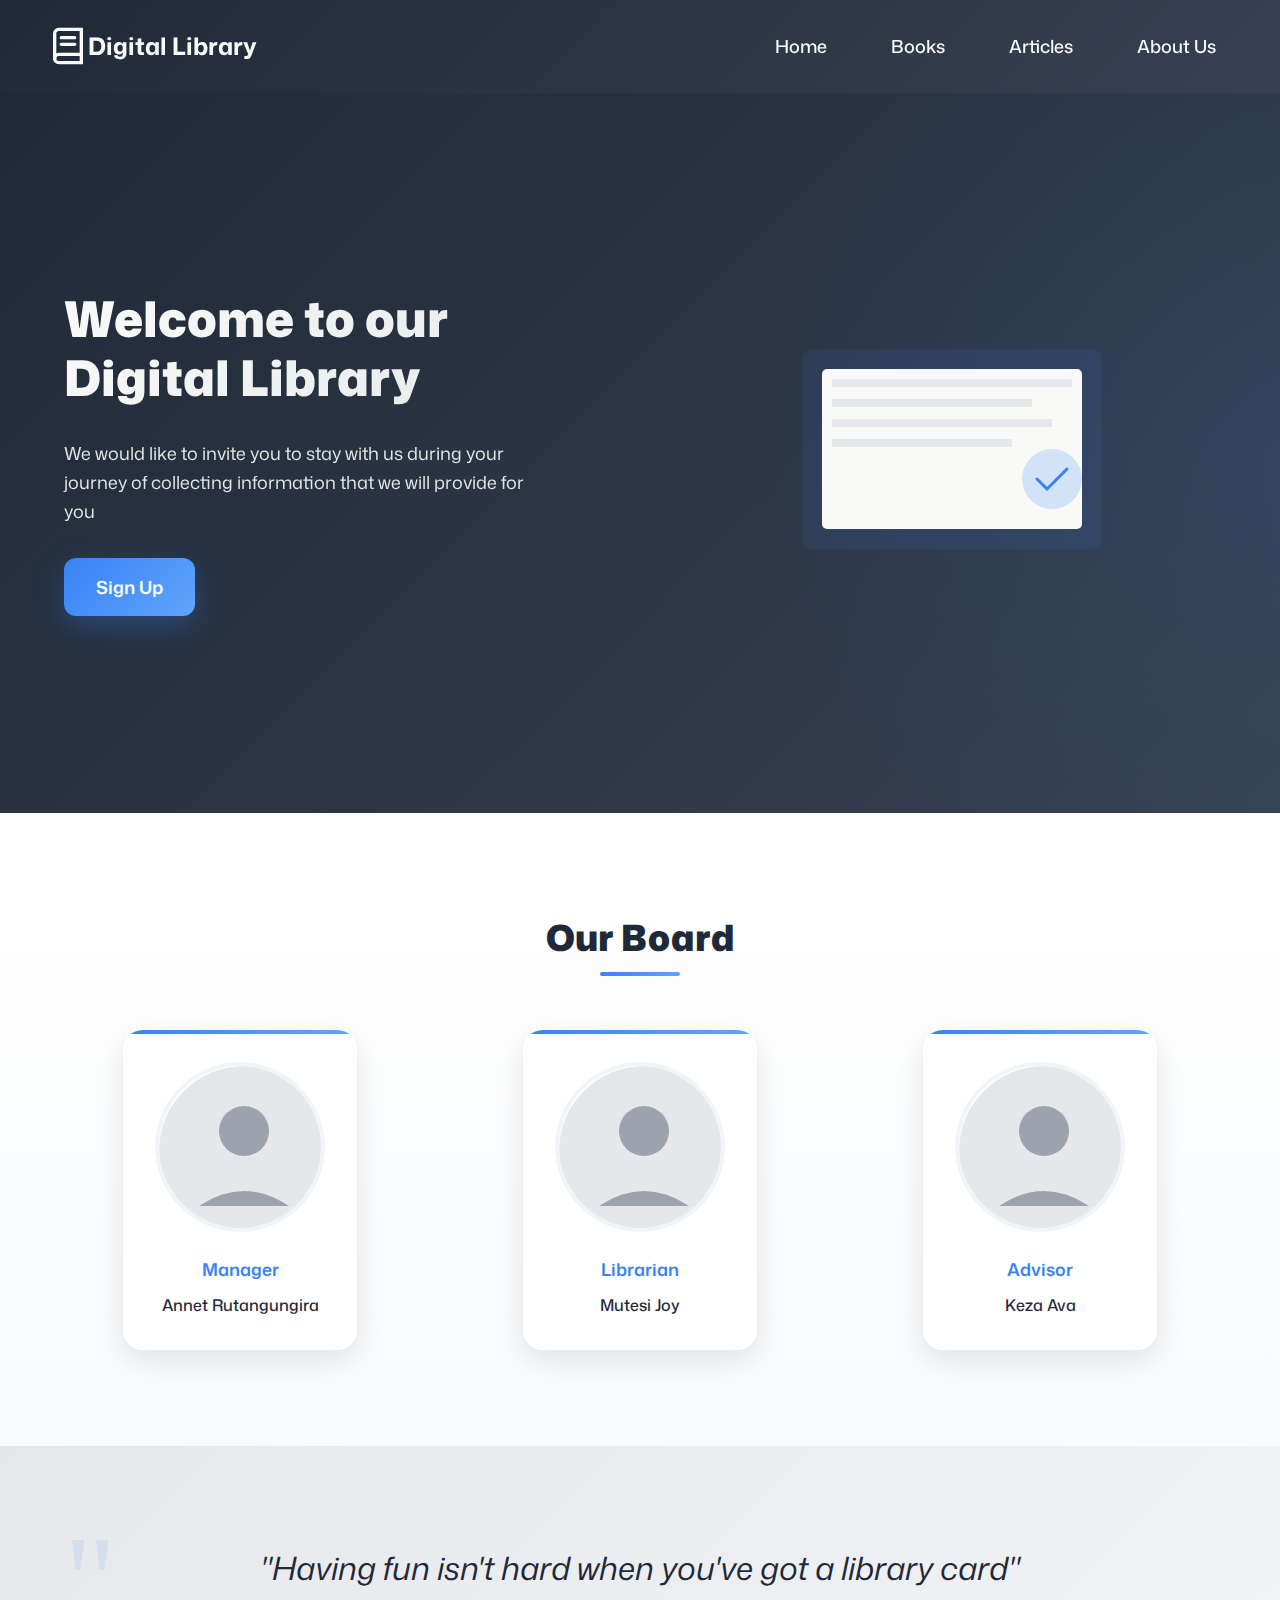
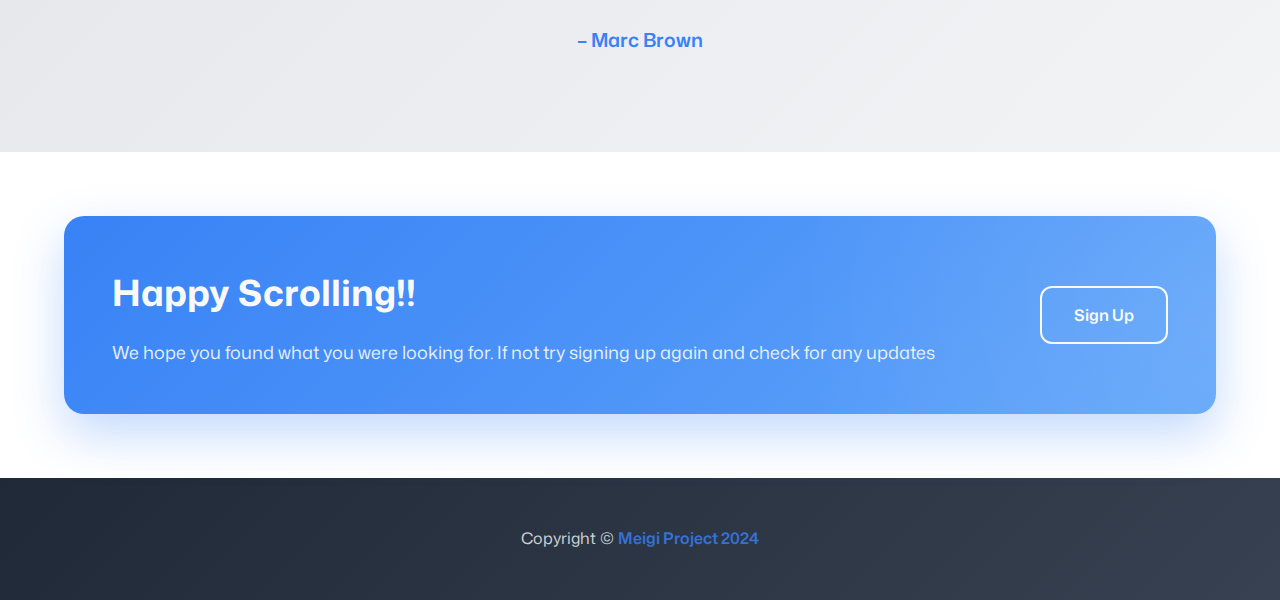
<file: index.html>
<!DOCTYPE html>
<html lang="en">
<head>
    <meta charset="UTF-8">
    <meta name="viewport" content="width=device-width, initial-scale=1.0">
    <title>Digital Library UI</title>
    <style>
        @import url('https://fonts.googleapis.com/css2?family=Lato:ital,wght@0,100;0,300;0,400;0,700;0,900;1,100;1,300;1,400;1,700;1,900&family=Poppins:wght@400;500;600;700;800;900&display=swap');
        @import url('https://fonts.googleapis.com/css2?family=Mona+Sans:ital,wght@0,200..900;1,200..900&display=swap');

        :root {
            --font-used: "Mona Sans", sans-serif;
            --header-footer-bg-color: #1F2937;
            --header-main-text-font-size: 49px;
            --header-main-text-color: #f9faf8;
            --header-main-text-font-weight: 900;
            --secondary-text-font-size: 18px;
            --secondary-text-color: var(--header-main-text-color);
            --header-logo-text-size: 24px;
            --header-logo-text-color: var(--header-main-text-color);
            --button-action-color: #3882f6;
            --info-header-text-size: 36px;
            --info-header-text-color: #1f2937;
            --info-header-text-font-weight: 900;
            --quote-section-bg-color: #e5e7eb;
            --quote-section-text-color: #1f2937;
            --quote-section-text-font-style: italic;
        }

        * {
            padding: 0;
            margin: 0;
            box-sizing: border-box;
            font-family: var(--font-used);
        }

        html {
            scroll-behavior: smooth;
        }

        body {
            line-height: 1.6;
            overflow-x: hidden;
        }

        /* Header Improvements */
        .header {
            padding: 1.5rem 3rem;
            display: flex;
            justify-content: space-between;
            align-items: center;
            background: linear-gradient(135deg, var(--header-footer-bg-color) 0%, #374151 100%);
            color: var(--header-main-text-color);
            position: relative;
            box-shadow: 0 4px 20px rgba(0, 0, 0, 0.1);
            backdrop-filter: blur(10px);
        }

        .header::before {
            content: '';
            position: absolute;
            top: 0;
            left: 0;
            right: 0;
            bottom: 0;
            background: url('data:image/svg+xml,<svg xmlns="http://www.w3.org/2000/svg" viewBox="0 0 100 100"><defs><pattern id="grain" width="100" height="100" patternUnits="userSpaceOnUse"><circle cx="25" cy="25" r="1" fill="%23ffffff" opacity="0.02"/><circle cx="75" cy="75" r="1" fill="%23ffffff" opacity="0.02"/><circle cx="50" cy="10" r="0.5" fill="%23ffffff" opacity="0.03"/></pattern></defs><rect width="100" height="100" fill="url(%23grain)"/></svg>');
            pointer-events: none;
        }

        .logo {
            display: flex;
            align-items: center;
            font-size: var(--header-logo-text-size);
            font-weight: 700;
            z-index: 2;
        }

        .logo img {
            margin-right: 10px;
            filter: drop-shadow(0 2px 4px rgba(0, 0, 0, 0.3));
        }

        .menu {
            display: flex;
            gap: 2rem;
            z-index: 2;
        }

        .menu a {
            text-decoration: none;
            color: var(--secondary-text-color);
            font-size: var(--secondary-text-font-size);
            font-weight: 500;
            position: relative;
            padding: 0.5rem 1rem;
            border-radius: 8px;
            transition: all 0.3s cubic-bezier(0.4, 0, 0.2, 1);
        }

        .menu a::before {
            content: '';
            position: absolute;
            bottom: -2px;
            left: 50%;
            width: 0;
            height: 2px;
            background: linear-gradient(90deg, var(--button-action-color), #60a5fa);
            transition: all 0.3s cubic-bezier(0.4, 0, 0.2, 1);
            transform: translateX(-50%);
        }

        .menu a:hover::before {
            width: 80%;
        }

        .menu a:hover {
            background: rgba(255, 255, 255, 0.1);
            transform: translateY(-2px);
        }

        /* Section 1 Improvements */
        .section--1 {
            background: linear-gradient(135deg, var(--header-footer-bg-color) 0%, #374151 100%);
            color: var(--header-main-text-color);
            display: grid;
            grid-template-columns: 1fr 1fr;
            padding: 6rem 4rem;
            gap: 6rem;
            align-items: center;
            min-height: 80vh;
            position: relative;
            overflow: hidden;
        }

        .section--1::before {
            content: '';
            position: absolute;
            top: 0;
            right: -50%;
            width: 100%;
            height: 100%;
            background: radial-gradient(circle at center, rgba(56, 130, 246, 0.1) 0%, transparent 70%);
            animation: float 20s ease-in-out infinite;
        }

        @keyframes float {
            0%, 100% { transform: translateY(0px) rotate(0deg); }
            50% { transform: translateY(-20px) rotate(5deg); }
        }

        .desc {
            display: flex;
            flex-direction: column;
            gap: 2rem;
            z-index: 2;
            animation: slideInLeft 1s ease-out;
        }

        @keyframes slideInLeft {
            from {
                opacity: 0;
                transform: translateX(-50px);
            }
            to {
                opacity: 1;
                transform: translateX(0);
            }
        }

        .desc h2 {
            font-size: clamp(2rem, 5vw, var(--header-main-text-font-size));
            font-weight: var(--header-main-text-font-weight);
            line-height: 1.2;
            background: linear-gradient(135deg, #f9faf8 0%, #e5e7eb 100%);
            -webkit-background-clip: text;
            -webkit-text-fill-color: transparent;
            background-clip: text;
        }

        .desc p {
            font-size: var(--secondary-text-font-size);
            opacity: 0.9;
            max-width: 90%;
        }

        .desc button {
            background: linear-gradient(135deg, var(--button-action-color) 0%, #60a5fa 100%);
            color: var(--header-main-text-color);
            padding: 1rem 2rem;
            border: none;
            cursor: pointer;
            outline: none;
            border-radius: 12px;
            align-self: flex-start;
            font-size: var(--secondary-text-font-size);
            font-weight: 600;
            box-shadow: 0 10px 30px rgba(56, 130, 246, 0.3);
            transition: all 0.3s cubic-bezier(0.4, 0, 0.2, 1);
            position: relative;
            overflow: hidden;
        }

        .desc button::before {
            content: '';
            position: absolute;
            top: 0;
            left: -100%;
            width: 100%;
            height: 100%;
            background: linear-gradient(90deg, transparent, rgba(255, 255, 255, 0.2), transparent);
            transition: left 0.6s;
        }

        .desc button:hover::before {
            left: 100%;
        }

        .desc button:hover {
            transform: translateY(-3px);
            box-shadow: 0 15px 40px rgba(56, 130, 246, 0.4);
        }

        .image {
            z-index: 2;
            animation: slideInRight 1s ease-out 0.3s both;
        }

        @keyframes slideInRight {
            from {
                opacity: 0;
                transform: translateX(50px);
            }
            to {
                opacity: 1;
                transform: translateX(0);
            }
        }

        .image img {
            width: 100%;
            height: auto;
            filter: drop-shadow(0 20px 40px rgba(0, 0, 0, 0.3));
            transition: transform 0.3s ease;
        }

        .image:hover img {
            transform: scale(1.05);
        }

        /* Section 2 Improvements */
        .section--2 {
            padding: 6rem 4rem;
            background: linear-gradient(180deg, #ffffff 0%, #f8fafc 100%);
        }

        .section--2 h2 {
            font-size: var(--info-header-text-size);
            font-weight: var(--info-header-text-font-weight);
            color: var(--info-header-text-color);
            text-align: center;
            margin-bottom: 4rem;
            position: relative;
        }

        .section--2 h2::after {
            content: '';
            position: absolute;
            bottom: -10px;
            left: 50%;
            transform: translateX(-50%);
            width: 80px;
            height: 4px;
            background: linear-gradient(90deg, var(--button-action-color), #60a5fa);
            border-radius: 2px;
        }

        .card-container {
            display: grid;
            grid-template-columns: repeat(auto-fit, minmax(280px, 1fr));
            gap: 3rem;
            justify-items: center;
        }

        .card {
            background: white;
            border-radius: 20px;
            padding: 2rem;
            text-align: center;
            box-shadow: 0 10px 30px rgba(0, 0, 0, 0.1);
            transition: all 0.3s cubic-bezier(0.4, 0, 0.2, 1);
            position: relative;
            overflow: hidden;
        }

        .card::before {
            content: '';
            position: absolute;
            top: 0;
            left: 0;
            right: 0;
            height: 4px;
            background: linear-gradient(90deg, var(--button-action-color), #60a5fa);
        }

        .card:hover {
            transform: translateY(-10px);
            box-shadow: 0 20px 50px rgba(0, 0, 0, 0.15);
        }

        .rect {
            width: 170px;
            height: 170px;
            margin: 0 auto 1.5rem;
            border-radius: 50%;
            overflow: hidden;
            border: 4px solid #f1f5f9;
            transition: all 0.3s ease;
        }

        .card:hover .rect {
            border-color: var(--button-action-color);
            transform: scale(1.05);
        }

        .rect img {
            width: 100%;
            height: 100%;
            object-fit: cover;
            transition: transform 0.3s ease;
        }

        .card:hover .rect img {
            transform: scale(1.1);
        }

        .card p {
            font-weight: 600;
            color: var(--button-action-color);
            font-size: 1.1rem;
            margin-bottom: 0.5rem;
        }

        .card span {
            color: var(--info-header-text-color);
            font-weight: 500;
            font-size: 1rem;
        }

        /* Section 3 Improvements */
        .section--3 {
            background: linear-gradient(135deg, var(--quote-section-bg-color) 0%, #f3f4f6 100%);
            padding: 6rem 4rem;
            position: relative;
        }

        .section--3::before {
            content: '"';
            position: absolute;
            top: 2rem;
            left: 4rem;
            font-size: 8rem;
            color: var(--button-action-color);
            opacity: 0.1;
            font-family: serif;
        }

        .section--3 p {
            font-size: 2rem;
            font-style: var(--quote-section-text-font-style);
            color: var(--quote-section-text-color);
            text-align: center;
            max-width: 800px;
            margin: 0 auto;
            line-height: 1.6;
            position: relative;
        }

        .section--3 span {
            display: block;
            font-weight: 600;
            margin-top: 2rem;
            font-style: normal;
            color: var(--button-action-color);
            font-size: 1.2rem;
        }

        /* Section 4 Improvements */
        .section--4 {
            margin: 4rem;
            padding: 3rem;
            background: linear-gradient(135deg, var(--button-action-color) 0%, #60a5fa 100%);
            color: var(--header-main-text-color);
            border-radius: 20px;
            display: flex;
            justify-content: space-between;
            align-items: center;
            gap: 3rem;
            box-shadow: 0 20px 50px rgba(56, 130, 246, 0.3);
            position: relative;
            overflow: hidden;
        }

        .section--4::before {
            content: '';
            position: absolute;
            top: -50%;
            right: -50%;
            width: 100%;
            height: 200%;
            background: radial-gradient(circle, rgba(255, 255, 255, 0.1) 0%, transparent 70%);
            animation: rotate 20s linear infinite;
        }

        @keyframes rotate {
            from { transform: rotate(0deg); }
            to { transform: rotate(360deg); }
        }

        .words {
            z-index: 2;
        }

        .words h3 {
            font-size: var(--info-header-text-size);
            margin-bottom: 1rem;
            font-weight: 700;
        }

        .words p {
            font-size: var(--secondary-text-font-size);
            opacity: 0.9;
        }

        .section--4 button {
            border: 2px solid var(--header-main-text-color);
            background: transparent;
            color: var(--header-main-text-color);
            border-radius: 12px;
            padding: 1rem 2rem;
            cursor: pointer;
            font-weight: 600;
            font-size: 1rem;
            transition: all 0.3s cubic-bezier(0.4, 0, 0.2, 1);
            z-index: 2;
            position: relative;
            overflow: hidden;
        }

        .section--4 button::before {
            content: '';
            position: absolute;
            top: 0;
            left: -100%;
            width: 100%;
            height: 100%;
            background: white;
            transition: left 0.3s ease;
            z-index: -1;
        }

        .section--4 button:hover::before {
            left: 0;
        }

        .section--4 button:hover {
            color: var(--button-action-color);
            transform: translateY(-2px);
            box-shadow: 0 10px 25px rgba(0, 0, 0, 0.2);
        }

        /* Footer Improvements */
        .section--5 {
            background: linear-gradient(135deg, var(--header-footer-bg-color) 0%, #374151 100%);
            color: var(--header-main-text-color);
            padding: 3rem 2rem;
            text-align: center;
        }

        .section--5 footer p {
            font-size: 1rem;
            opacity: 0.8;
        }

        .section--5 span {
            color: var(--button-action-color);
            font-weight: 600;
        }

        /* Responsive Design */
        @media (max-width: 768px) {
            .header {
                flex-direction: column;
                gap: 1rem;
                padding: 1rem 2rem;
            }

            .menu {
                gap: 1rem;
            }

            .section--1 {
                grid-template-columns: 1fr;
                padding: 4rem 2rem;
                gap: 3rem;
                text-align: center;
            }

            .section--2, .section--3 {
                padding: 4rem 2rem;
            }

            .card-container {
                grid-template-columns: 1fr;
                gap: 2rem;
            }

            .section--3 p {
                font-size: 1.5rem;
                padding: 0;
            }

            .section--4 {
                flex-direction: column;
                margin: 2rem;
                padding: 2rem;
                text-align: center;
            }
        }

        @media (max-width: 480px) {
            .menu a {
                font-size: 16px;
                padding: 0.3rem 0.5rem;
            }

            .desc h2 {
                font-size: 2rem;
            }

            .section--3 p {
                font-size: 1.2rem;
            }
        }
    </style>
</head>
<body>
<div class="container">
    <div class="header">
        <div class="logo">
            <svg width="40" height="40" viewBox="0 0 24 24" fill="none" xmlns="http://www.w3.org/2000/svg">
                <path d="M4 19.5A2.5 2.5 0 0 1 6.5 17H20" stroke="#f9faf8" stroke-width="2" stroke-linecap="round"/>
                <path d="M6.5 2H20V22H6.5A2.5 2.5 0 0 1 4 19.5V4.5A2.5 2.5 0 0 1 6.5 2Z" stroke="#f9faf8" stroke-width="2" stroke-linecap="round"/>
                <path d="M8 7H16" stroke="#f9faf8" stroke-width="2" stroke-linecap="round"/>
                <path d="M8 11H16" stroke="#f9faf8" stroke-width="2" stroke-linecap="round"/>
            </svg>
            Digital Library
        </div>
        <div class="menu">
           <a href="">Home</a>
            <a href="pages/books.html">Books</a>
            <a href="pages/articles.html">Articles</a>
            <a href="pages/about.html">About Us</a>
        </div>
    </div>
    
    <div class="section--1">
        <div class="desc">
            <h2>Welcome to our Digital Library</h2>
            <p>
                We would like to invite you to stay with us during your
                journey of collecting information that we will provide for you
            </p>
            <button>Sign Up</button>
        </div>
        <div class="image">
            <svg width="100%" height="300" viewBox="0 0 400 300" fill="none" xmlns="http://www.w3.org/2000/svg">
                <rect x="50" y="50" width="300" height="200" rx="10" fill="#3882f6" opacity="0.1"/>
                <rect x="70" y="70" width="260" height="160" rx="5" fill="#f9faf8"/>
                <rect x="80" y="80" width="240" height="8" fill="#e5e7eb"/>
                <rect x="80" y="100" width="200" height="8" fill="#e5e7eb"/>
                <rect x="80" y="120" width="220" height="8" fill="#e5e7eb"/>
                <rect x="80" y="140" width="180" height="8" fill="#e5e7eb"/>
                <circle cx="300" cy="180" r="30" fill="#3882f6" opacity="0.2"/>
                <path d="M285 180 L295 190 L315 170" stroke="#3882f6" stroke-width="3" stroke-linecap="round"/>
            </svg>
        </div>
    </div>
    
    <div class="section--2">
        <h2>Our Board</h2>
        <div class="card-container">
            <div class="card">
                <div class="rect">
                    <svg width="170" height="170" viewBox="0 0 170 170" fill="none" xmlns="http://www.w3.org/2000/svg">
                        <circle cx="85" cy="85" r="85" fill="#e5e7eb"/>
                        <circle cx="85" cy="65" r="25" fill="#9ca3af"/>
                        <path d="M40 140 Q85 110 130 140" fill="#9ca3af"/>
                    </svg>
                </div>
                <p>Manager</p>
                <span>Annet Rutangungira</span>
            </div>
            <div class="card">
                <div class="rect">
                    <svg width="170" height="170" viewBox="0 0 170 170" fill="none" xmlns="http://www.w3.org/2000/svg">
                        <circle cx="85" cy="85" r="85" fill="#e5e7eb"/>
                        <circle cx="85" cy="65" r="25" fill="#9ca3af"/>
                        <path d="M40 140 Q85 110 130 140" fill="#9ca3af"/>
                    </svg>
                </div>
                <p>Librarian</p>
                <span>Mutesi Joy</span>
            </div>
            <div class="card">
                <div class="rect">
                    <svg width="170" height="170" viewBox="0 0 170 170" fill="none" xmlns="http://www.w3.org/2000/svg">
                        <circle cx="85" cy="85" r="85" fill="#e5e7eb"/>
                        <circle cx="85" cy="65" r="25" fill="#9ca3af"/>
                        <path d="M40 140 Q85 110 130 140" fill="#9ca3af"/>
                    </svg>
                </div>
                <p>Advisor</p>
                <span>Keza Ava</span>
            </div>
        </div>
    </div>
    
    <div class="section--3">
        <p>"Having fun isn't hard when you've got a library card"
            <span>– Marc Brown</span>
        </p>
    </div>
    
    <div class="section--4">
        <div class="words">
            <h3>Happy Scrolling!!</h3>
            <p>We hope you found what you were looking for. If not try signing up again and check for any updates</p>
        </div>
        <button>Sign Up</button>
    </div>
    
    <div class="section--5">
        <footer>
            <p>Copyright &copy; <span>Meigi Project 2024</span></p>
        </footer>
    </div>
</div>

</body>
</html>
</file>
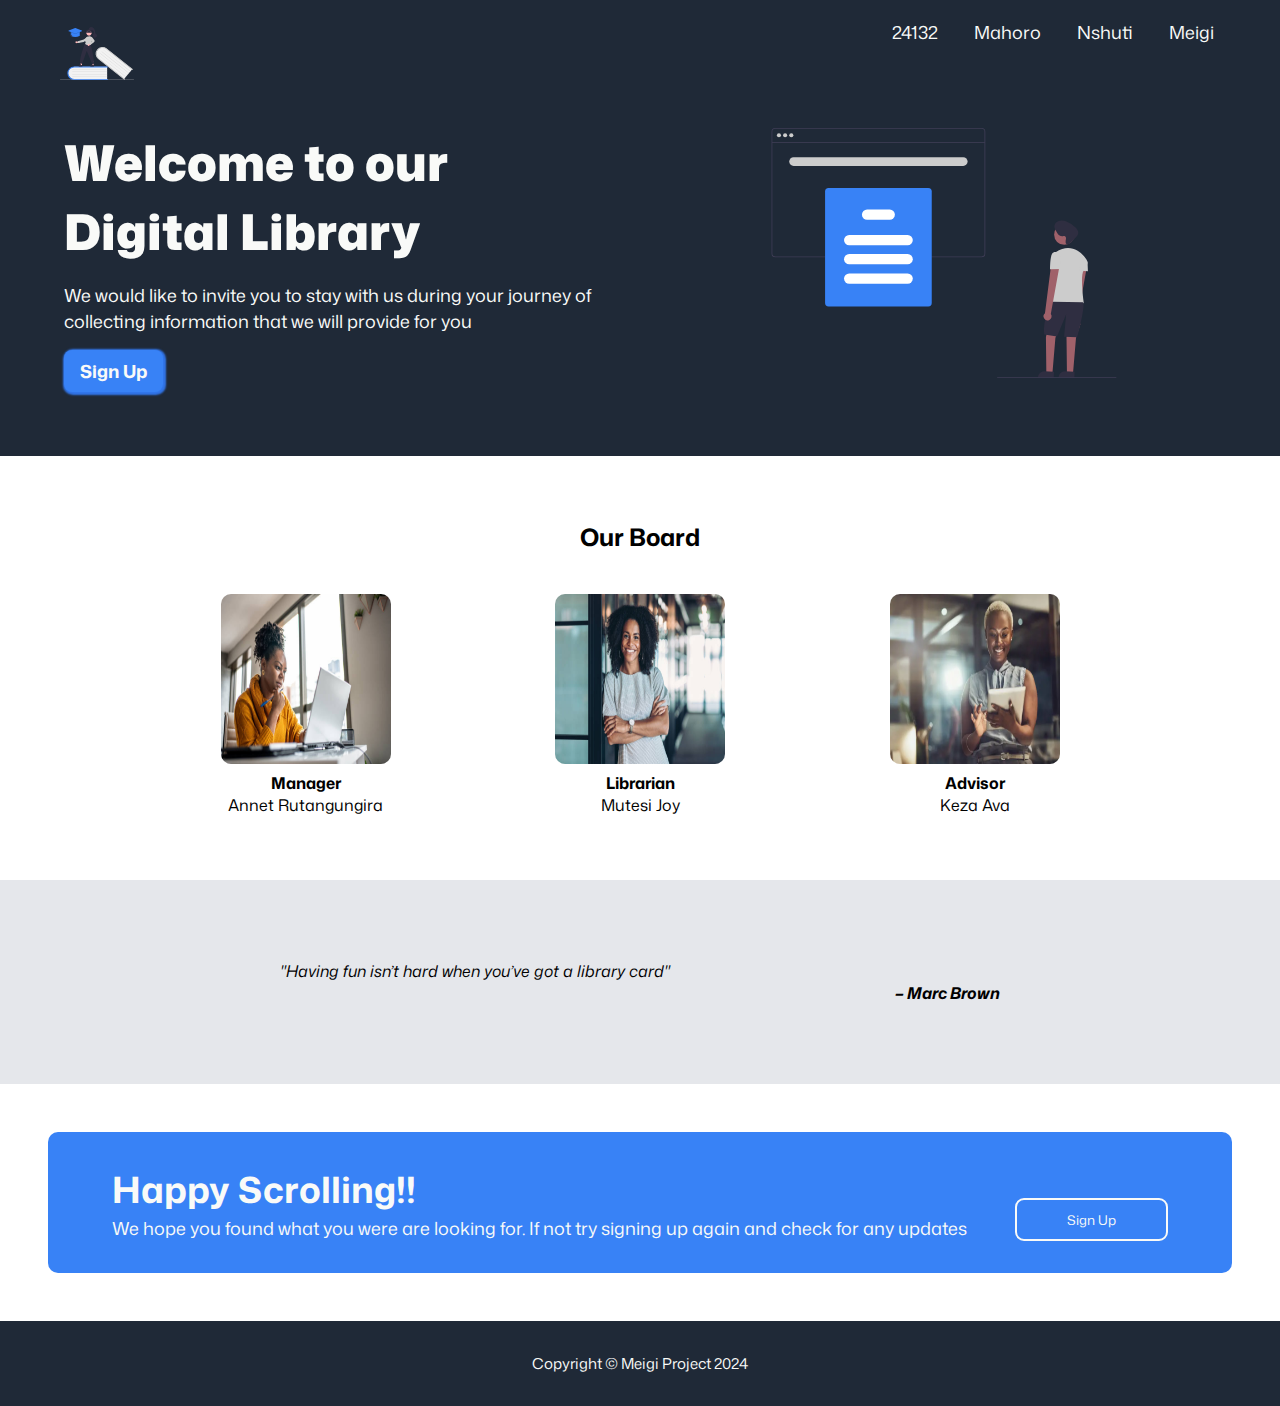
<file: Landing-Page/index.html>
<!DOCTYPE html>
<html lang="en">
<head>
    <meta charset="UTF-8">
    <meta name="viewport" content="width=device-width, initial-scale=1.0">
    <title>Assignment</title>
    <link rel="stylesheet" href="style.css">
</head>
<body>
<div class="container">

<div class="header">
    <div class="logo">
        <img src="../images/logo.svg" alt="" width="10%" height="10%">
    </div>
    <div class="menu">
        <a href="#book">24132</a>
        <a href="#membership">Mahoro</a>
        <a href="#contact">Nshuti</a>
        <a href="#contact">Meigi</a>
    </div>
</div>
    <div class="section--1">
        <div class="desc">
                <h2>Welcome to our Digital Library</h2>
            <p>
                We would like to invite you to stay with us during your
                journey of collecting information that we will provide for you
                </p>
            <button>Sign Up</button>
        </div>
        <div class="image">
            <img src="../images/lib.svg" alt="Section Image" width="100%" height="100%">
        </div>
    </div>
    <div class="section--2">
        <h2>Our Board</h2>
        <div class="card-container">
            <div class="card">
                <div class="rect">
                    <img src="../images/img-1.jpg" alt="" width="100%" height="100%">
                </div>
                <p>Manager</p>
                <span>Annet Rutangungira</span>
            </div>
            <div class="card">
                <div class="rect">
                    <img src="../images/img-2.jpg" alt="" width="100%" height="100%">
                </div>
                <p>Librarian</p>
                <span>Mutesi Joy</span>
            </div>
            <div class="card">
                <div class="rect">
                    <img src="../images/img-3.webp" alt="" width="100%" height="100%">
                </div>
                <p>Advisor</p>
                <span>Keza Ava</span>
            </div>
        </div>


    </div>
    <div class="section--3">
        <p>"Having fun isn’t hard when you’ve got a library card"
            <span>– Marc Brown</span>
        </p>

    </div>
    <div class="section--4">

            <div class="words">
            <h3>Happy Scrolling!!</h3>
            <p>We hope you found what you were are looking for. If not try signing up again and check for any updates</p>
            </div>
            <button>Sign Up</button>

    </div>
    <div class="section--5">
        <footer>
            <p>Copyright &copy; <span>Meigi Project 2024</span></p>
        </footer>
    </div>

</div>

</body>
</html>
</file>
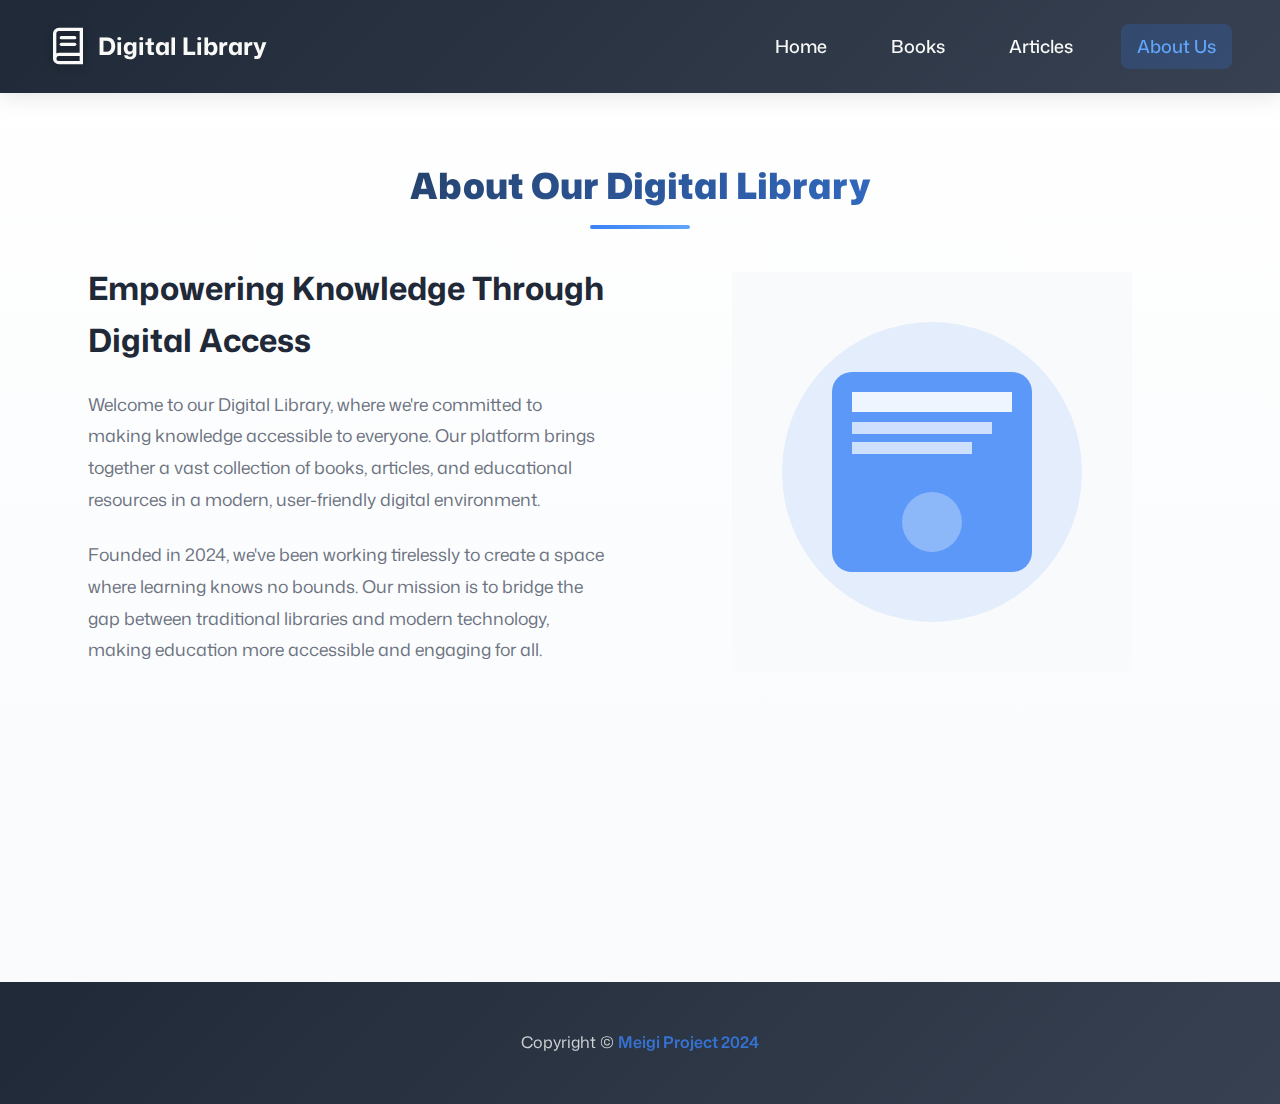
<file: about.html>
<!DOCTYPE html>
<html lang="en">
<head>
    <meta charset="UTF-8">
    <meta name="viewport" content="width=device-width, initial-scale=1.0">
    <title>About Us - Digital Library UI</title>
    <style>
        @import url('https://fonts.googleapis.com/css2?family=Lato:ital,wght@0,100;0,300;0,400;0,700;0,900;1,100;1,300;1,400;1,700;1,900&family=Poppins:wght@400;500;600;700;800;900&display=swap');
        @import url('https://fonts.googleapis.com/css2?family=Mona+Sans:ital,wght@0,200..900;1,200..900&display=swap');

        :root {
            --font-used: "Mona Sans", sans-serif;
            --header-footer-bg-color: #1F2937;
            --header-main-text-font-size: 49px;
            --header-main-text-color: #f9faf8;
            --header-main-text-font-weight: 900;
            --secondary-text-font-size: 18px;
            --secondary-text-color: var(--header-main-text-color);
            --header-logo-text-size: 24px;
            --header-logo-text-color: var(--header-main-text-color);
            --button-action-color: #3882f6;
            --info-header-text-size: 36px;
            --info-header-text-color: #1f2937;
            --info-header-text-font-weight: 900;
            --quote-section-bg-color: #e5e7eb;
            --quote-section-text-color: #1f2937;
            --quote-section-text-font-style: italic;
        }

        * {
            padding: 0;
            margin: 0;
            box-sizing: border-box;
            font-family: var(--font-used);
        }

        html {
            scroll-behavior: smooth;
        }

        body {
            line-height: 1.6;
            overflow-x: hidden;
            background: linear-gradient(180deg, #ffffff 0%, #f8fafc 100%);
            min-height: 100vh;
        }

        /* Header Styling */
        .header {
            padding: 1.5rem 3rem;
            display: flex;
            justify-content: space-between;
            align-items: center;
            background: linear-gradient(135deg, var(--header-footer-bg-color) 0%, #374151 100%);
            color: var(--header-main-text-color);
            position: relative;
            box-shadow: 0 4px 20px rgba(0, 0, 0, 0.1);
            backdrop-filter: blur(10px);
        }

        .logo {
            display: flex;
            align-items: center;
            font-size: var(--header-logo-text-size);
            font-weight: 700;
            z-index: 2;
        }

        .logo svg {
            margin-right: 10px;
            filter: drop-shadow(0 2px 4px rgba(0, 0, 0, 0.3));
        }

        .menu {
            display: flex;
            gap: 2rem;
            z-index: 2;
        }

        .menu a {
            text-decoration: none;
            color: var(--secondary-text-color);
            font-size: var(--secondary-text-font-size);
            font-weight: 500;
            position: relative;
            padding: 0.5rem 1rem;
            border-radius: 8px;
            transition: all 0.3s cubic-bezier(0.4, 0, 0.2, 1);
        }

        .menu a::before {
            content: '';
            position: absolute;
            bottom: -2px;
            left: 50%;
            width: 0;
            height: 2px;
            background: linear-gradient(90deg, var(--button-action-color), #60a5fa);
            transition: all 0.3s cubic-bezier(0.4, 0, 0.2, 1);
            transform: translateX(-50%);
        }

        .menu a:hover::before {
            width: 80%;
        }

        .menu a:hover {
            background: rgba(255, 255, 255, 0.1);
            transform: translateY(-2px);
        }

        .menu a[href="about.html"] {
            background: rgba(56, 130, 246, 0.2);
            color: #60a5fa;
        }

        /* About Section */
        .about-section {
            padding: 4rem 3rem;
            max-width: 1200px;
            margin: 0 auto;
        }

        .about-section h2 {
            font-size: var(--info-header-text-size);
            font-weight: var(--info-header-text-font-weight);
            color: var(--info-header-text-color);
            text-align: center;
            margin-bottom: 3rem;
            position: relative;
            background: linear-gradient(135deg, var(--info-header-text-color) 0%, var(--button-action-color) 100%);
            -webkit-background-clip: text;
            -webkit-text-fill-color: transparent;
            background-clip: text;
        }

        .about-section h2::after {
            content: '';
            position: absolute;
            bottom: -15px;
            left: 50%;
            transform: translateX(-50%);
            width: 100px;
            height: 4px;
            background: linear-gradient(90deg, var(--button-action-color), #60a5fa);
            border-radius: 2px;
        }

        .about-content {
            display: grid;
            grid-template-columns: 1fr 1fr;
            gap: 4rem;
            align-items: center;
            margin-bottom: 4rem;
        }

        .about-text {
            animation: slideInLeft 1s ease-out;
        }

        @keyframes slideInLeft {
            from {
                opacity: 0;
                transform: translateX(-50px);
            }
            to {
                opacity: 1;
                transform: translateX(0);
            }
        }

        .about-text h3 {
            font-size: 2rem;
            color: var(--info-header-text-color);
            margin-bottom: 1.5rem;
        }

        .about-text p {
            color: #6b7280;
            margin-bottom: 1.5rem;
            font-size: 1.1rem;
            line-height: 1.8;
        }

        .about-image {
            position: relative;
            animation: slideInRight 1s ease-out 0.3s both;
        }

        @keyframes slideInRight {
            from {
                opacity: 0;
                transform: translateX(50px);
            }
            to {
                opacity: 1;
                transform: translateX(0);
            }
        }

        .stats-grid {
            display: grid;
            grid-template-columns: repeat(auto-fit, minmax(200px, 1fr));
            gap: 2rem;
            margin-top: 4rem;
        }

        .stat-card {
            background: white;
            padding: 2rem;
            border-radius: 20px;
            text-align: center;
            box-shadow: 0 10px 30px rgba(0, 0, 0, 0.1);
            transition: all 0.3s ease;
            animation: fadeInUp 0.6s ease-out forwards;
            opacity: 0;
            transform: translateY(30px);
        }

        .stat-card:nth-child(1) { animation-delay: 0.1s; }
        .stat-card:nth-child(2) { animation-delay: 0.2s; }
        .stat-card:nth-child(3) { animation-delay: 0.3s; }
        .stat-card:nth-child(4) { animation-delay: 0.4s; }

        @keyframes fadeInUp {
            to {
                opacity: 1;
                transform: translateY(0);
            }
        }

        .stat-card:hover {
            transform: translateY(-10px);
            box-shadow: 0 20px 40px rgba(0, 0, 0, 0.15);
        }

        .stat-number {
            font-size: 2.5rem;
            font-weight: 700;
            color: var(--button-action-color);
            margin-bottom: 0.5rem;
        }

        .stat-label {
            color: var(--info-header-text-color);
            font-weight: 600;
            font-size: 1.1rem;
        }

        /* Footer */
        .section--5 {
            background: linear-gradient(135deg, var(--header-footer-bg-color) 0%, #374151 100%);
            color: var(--header-main-text-color);
            padding: 3rem 2rem;
            text-align: center;
            margin-top: auto;
        }

        .section--5 footer p {
            font-size: 1rem;
            opacity: 0.8;
        }

        .section--5 span {
            color: var(--button-action-color);
            font-weight: 600;
        }

        /* Responsive Design */
        @media (max-width: 768px) {
            .header {
                flex-direction: column;
                gap: 1rem;
                padding: 1rem 2rem;
            }

            .menu {
                gap: 1rem;
            }

            .about-section {
                padding: 3rem 1.5rem;
            }

            .about-content {
                grid-template-columns: 1fr;
                gap: 2rem;
            }

            .about-image {
                order: -1;
            }
        }

        @media (max-width: 480px) {
            .menu a {
                font-size: 16px;
                padding: 0.3rem 0.5rem;
            }

            .about-section h2 {
                font-size: 2rem;
            }

            .about-text h3 {
                font-size: 1.5rem;
            }

            .stat-number {
                font-size: 2rem;
            }
        }
    </style>
</head>
<body>
<div class="container">
    <div class="header">
        <div class="logo">
            <svg width="40" height="40" viewBox="0 0 24 24" fill="none" xmlns="http://www.w3.org/2000/svg">
                <path d="M4 19.5A2.5 2.5 0 0 1 6.5 17H20" stroke="#f9faf8" stroke-width="2" stroke-linecap="round"/>
                <path d="M6.5 2H20V22H6.5A2.5 2.5 0 0 1 4 19.5V4.5A2.5 2.5 0 0 1 6.5 2Z" stroke="#f9faf8" stroke-width="2" stroke-linecap="round"/>
                <path d="M8 7H16" stroke="#f9faf8" stroke-width="2" stroke-linecap="round"/>
                <path d="M8 11H16" stroke="#f9faf8" stroke-width="2" stroke-linecap="round"/>
            </svg>
            Digital Library
        </div>
        <div class="menu">
            <a href="index.html">Home</a>
            <a href="books.html">Books</a>
            <a href="articles.html">Articles</a>
            <a href="about.html">About Us</a>
        </div>
    </div>

    <div class="about-section">
        <h2>About Our Digital Library</h2>
        <div class="about-content">
            <div class="about-text">
                <h3>Empowering Knowledge Through Digital Access</h3>
                <p>
                    Welcome to our Digital Library, where we're committed to making knowledge accessible to everyone. 
                    Our platform brings together a vast collection of books, articles, and educational resources in a 
                    modern, user-friendly digital environment.
                </p>
                <p>
                    Founded in 2024, we've been working tirelessly to create a space where learning knows no bounds. 
                    Our mission is to bridge the gap between traditional libraries and modern technology, making 
                    education more accessible and engaging for all.
                </p>
            </div>
            <div class="about-image">
                <svg width="100%" height="400" viewBox="0 0 400 400" fill="none" xmlns="http://www.w3.org/2000/svg">
                    <rect width="400" height="400" fill="#f8fafc"/>
                    <circle cx="200" cy="200" r="150" fill="#3882f6" opacity="0.1"/>
                    <rect x="100" y="100" width="200" height="200" rx="20" fill="#3882f6" opacity="0.8"/>
                    <rect x="120" y="120" width="160" height="20" fill="white" opacity="0.9"/>
                    <rect x="120" y="150" width="140" height="12" fill="white" opacity="0.7"/>
                    <rect x="120" y="170" width="120" height="12" fill="white" opacity="0.7"/>
                    <circle cx="200" cy="250" r="30" fill="white" opacity="0.3"/>
                </svg>
            </div>
        </div>

        <div class="stats-grid">
            <div class="stat-card">
                <div class="stat-number">10,000+</div>
                <div class="stat-label">Digital Books</div>
            </div>
            <div class="stat-card">
                <div class="stat-number">5,000+</div>
                <div class="stat-label">Articles</div>
            </div>
            <div class="stat-card">
                <div class="stat-number">50,000+</div>
                <div class="stat-label">Active Users</div>
            </div>
            <div class="stat-card">
                <div class="stat-number">24/7</div>
                <div class="stat-label">Access</div>
            </div>
        </div>
    </div>

    <div class="section--5">
        <footer>
            <p>Copyright &copy; <span>Meigi Project 2024</span></p>
        </footer>
    </div>
</div>
</body>
</html>
</file>
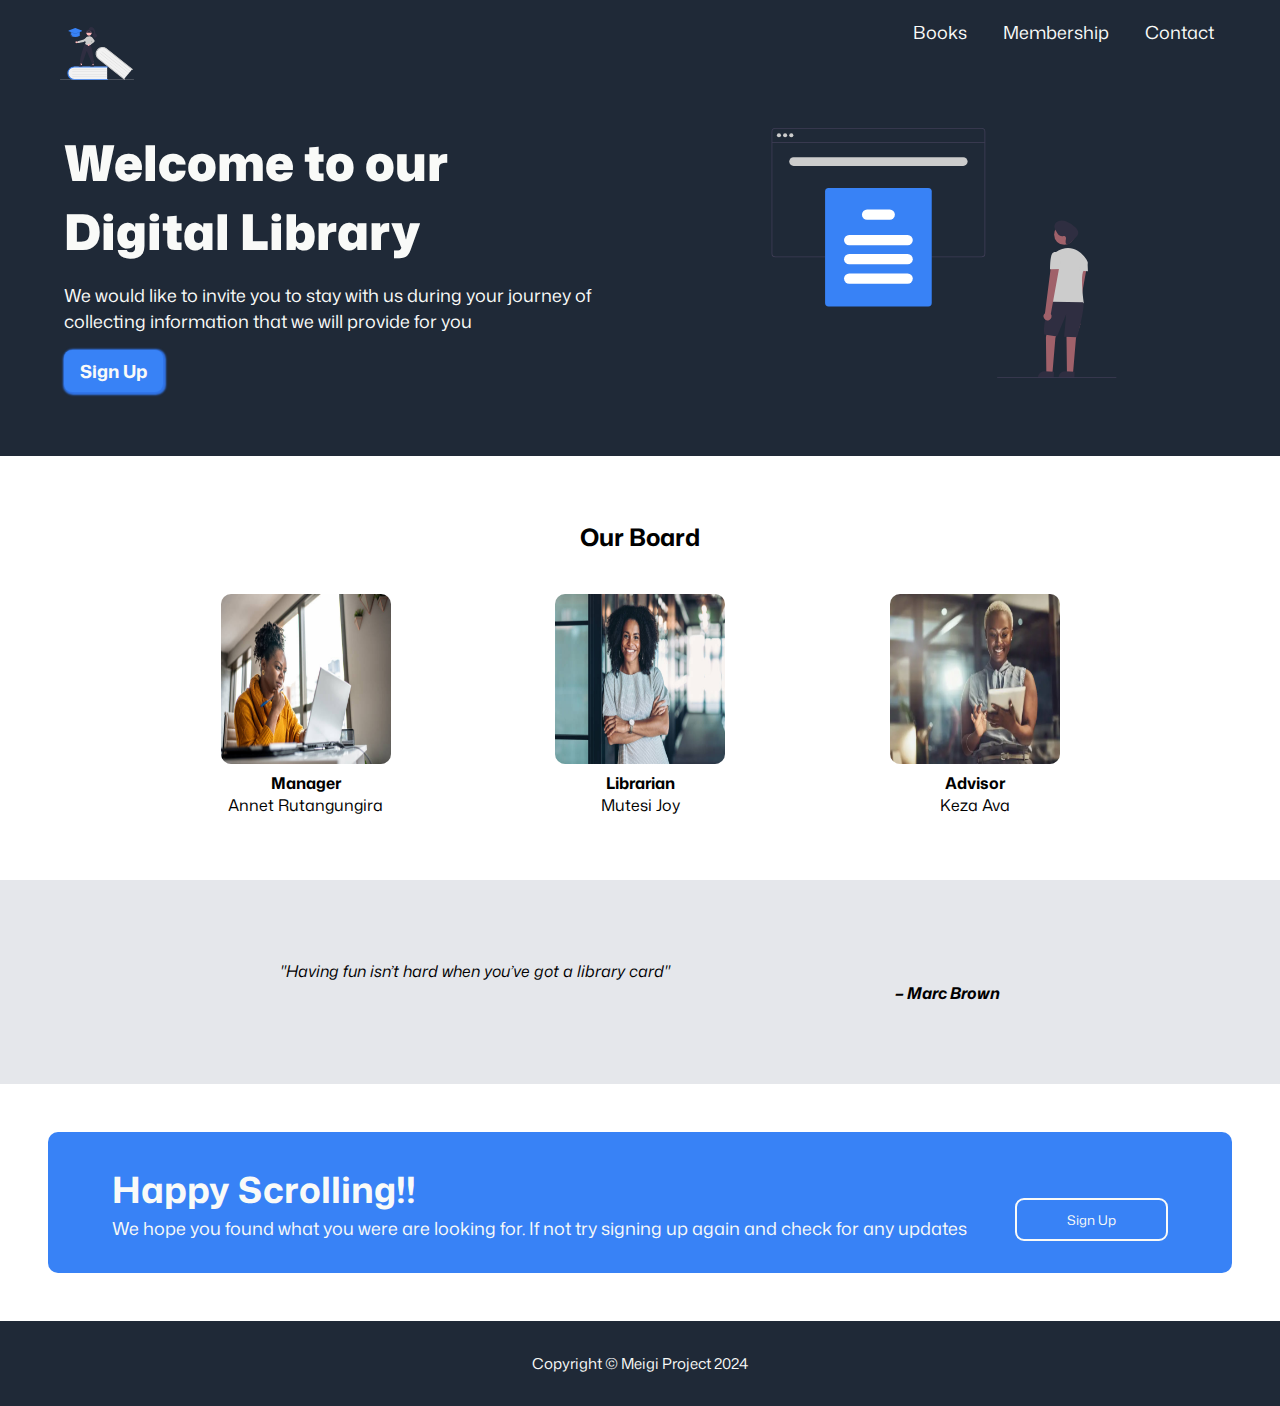
<file: Assignemnt.html>
<!DOCTYPE html>
<html lang="en">
<head>
    <meta charset="UTF-8">
    <title>Assignment</title>
    <link rel="stylesheet" href="Landing-Page/Assignment.css">
</head>
<body>
<div class="container">

<div class="header">
    <div class="logo">
        <img src="images/logo.svg" alt="" width="10%" height="10%">
    </div>
    <div class="menu">
        <a href="#book">Books</a>
        <a href="#membership">Membership</a>
        <a href="#contact">Contact</a>
    </div>
</div>
    <div class="section--1">
        <div class="desc">
                <h2>Welcome to our Digital Library</h2>
            <p>
                We would like to invite you to stay with us during your
                journey of collecting information that we will provide for you
                </p>
            <button>Sign Up</button>
        </div>
        <div class="image">
            <img src="images/lib.svg" alt="Section Image" width="100%" height="100%">
        </div>
    </div>
    <div class="section--2">
        <h2>Our Board</h2>
        <div class="card-container">
            <div class="card">
                <div class="rect">
                    <img src="images/img-1.jpg" alt="" width="100%" height="100%">
                </div>
                <p>Manager</p>
                <span>Annet Rutangungira</span>
            </div>
            <div class="card">
                <div class="rect">
                    <img src="images/img-2.jpg" alt="" width="100%" height="100%">
                </div>
                <p>Librarian</p>
                <span>Mutesi Joy</span>
            </div>
            <div class="card">
                <div class="rect">
                    <img src="images/img-3.webp" alt="" width="100%" height="100%">
                </div>
                <p>Advisor</p>
                <span>Keza Ava</span>
            </div>
        </div>


    </div>
    <div class="section--3">
        <p>"Having fun isn’t hard when you’ve got a library card"
            <span>– Marc Brown</span>
        </p>

    </div>
    <div class="section--4">

            <div class="words">
            <h3>Happy Scrolling!!</h3>
            <p>We hope you found what you were are looking for. If not try signing up again and check for any updates</p>
            </div>
            <button>Sign Up</button>

    </div>
    <div class="section--5">
        <footer>
            <p>Copyright &copy; <span>Meigi Project 2024</span></p>
        </footer>
    </div>

</div>

</body>
</html>
</file>
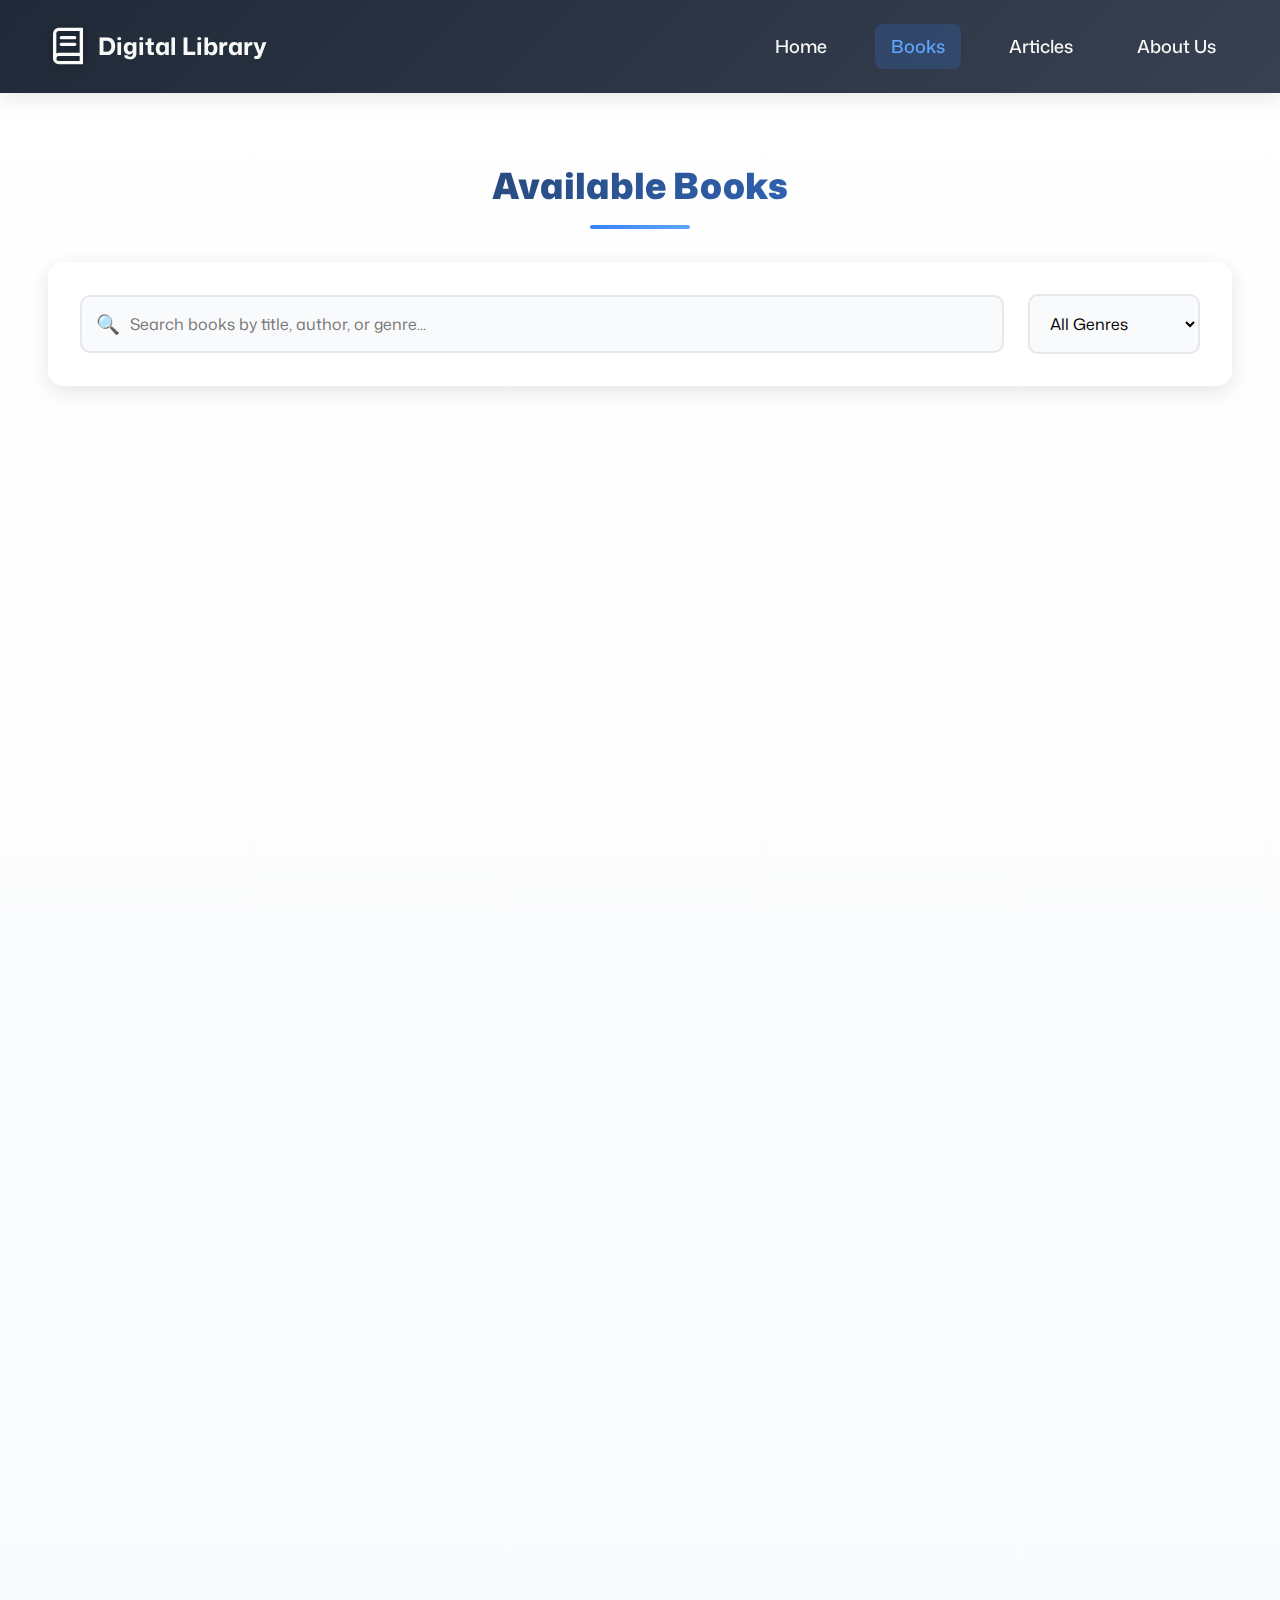
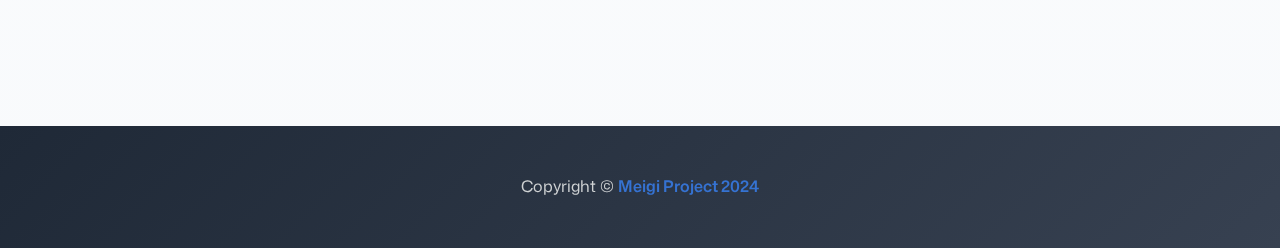
<file: books.html>
<!DOCTYPE html>
<html lang="en">
<head>
    <meta charset="UTF-8">
    <meta name="viewport" content="width=device-width, initial-scale=1.0">
    <title>Books - Digital Library UI</title>
    <style>
        @import url('https://fonts.googleapis.com/css2?family=Lato:ital,wght@0,100;0,300;0,400;0,700;0,900;1,100;1,300;1,400;1,700;1,900&family=Poppins:wght@400;500;600;700;800;900&display=swap');
        @import url('https://fonts.googleapis.com/css2?family=Mona+Sans:ital,wght@0,200..900;1,200..900&display=swap');

        :root {
            --font-used: "Mona Sans", sans-serif;
            --header-footer-bg-color: #1F2937;
            --header-main-text-font-size: 49px;
            --header-main-text-color: #f9faf8;
            --header-main-text-font-weight: 900;
            --secondary-text-font-size: 18px;
            --secondary-text-color: var(--header-main-text-color);
            --header-logo-text-size: 24px;
            --header-logo-text-color: var(--header-main-text-color);
            --button-action-color: #3882f6;
            --info-header-text-size: 36px;
            --info-header-text-color: #1f2937;
            --info-header-text-font-weight: 900;
            --quote-section-bg-color: #e5e7eb;
            --quote-section-text-color: #1f2937;
            --quote-section-text-font-style: italic;
        }

        * {
            padding: 0;
            margin: 0;
            box-sizing: border-box;
            font-family: var(--font-used);
        }

        html {
            scroll-behavior: smooth;
        }

        body {
            line-height: 1.6;
            overflow-x: hidden;
            background: linear-gradient(180deg, #ffffff 0%, #f8fafc 100%);
            min-height: 100vh;
        }

        /* Header Styling */
        .header {
            padding: 1.5rem 3rem;
            display: flex;
            justify-content: space-between;
            align-items: center;
            background: linear-gradient(135deg, var(--header-footer-bg-color) 0%, #374151 100%);
            color: var(--header-main-text-color);
            position: relative;
            box-shadow: 0 4px 20px rgba(0, 0, 0, 0.1);
            backdrop-filter: blur(10px);
        }

        .header::before {
            content: '';
            position: absolute;
            top: 0;
            left: 0;
            right: 0;
            bottom: 0;
            background: url('data:image/svg+xml,<svg xmlns="http://www.w3.org/2000/svg" viewBox="0 0 100 100"><defs><pattern id="grain" width="100" height="100" patternUnits="userSpaceOnUse"><circle cx="25" cy="25" r="1" fill="%23ffffff" opacity="0.02"/><circle cx="75" cy="75" r="1" fill="%23ffffff" opacity="0.02"/><circle cx="50" cy="10" r="0.5" fill="%23ffffff" opacity="0.03"/></pattern></defs><rect width="100" height="100" fill="url(%23grain)"/></svg>');
            pointer-events: none;
        }

        .logo {
            display: flex;
            align-items: center;
            font-size: var(--header-logo-text-size);
            font-weight: 700;
            z-index: 2;
        }

        .logo svg {
            margin-right: 10px;
            filter: drop-shadow(0 2px 4px rgba(0, 0, 0, 0.3));
        }

        .menu {
            display: flex;
            gap: 2rem;
            z-index: 2;
        }

        .menu a {
            text-decoration: none;
            color: var(--secondary-text-color);
            font-size: var(--secondary-text-font-size);
            font-weight: 500;
            position: relative;
            padding: 0.5rem 1rem;
            border-radius: 8px;
            transition: all 0.3s cubic-bezier(0.4, 0, 0.2, 1);
        }

        .menu a::before {
            content: '';
            position: absolute;
            bottom: -2px;
            left: 50%;
            width: 0;
            height: 2px;
            background: linear-gradient(90deg, var(--button-action-color), #60a5fa);
            transition: all 0.3s cubic-bezier(0.4, 0, 0.2, 1);
            transform: translateX(-50%);
        }

        .menu a:hover::before {
            width: 80%;
        }

        .menu a:hover {
            background: rgba(255, 255, 255, 0.1);
            transform: translateY(-2px);
        }

        .menu a[href="books.html"] {
            background: rgba(56, 130, 246, 0.2);
            color: #60a5fa;
        }

        /* Books Section */
        .books-section {
            padding: 4rem 3rem;
            max-width: 1400px;
            margin: 0 auto;
            animation: fadeInUp 1s ease-out;
        }

        @keyframes fadeInUp {
            from {
                opacity: 0;
                transform: translateY(30px);
            }
            to {
                opacity: 1;
                transform: translateY(0);
            }
        }

        .books-section h2 {
            font-size: var(--info-header-text-size);
            font-weight: var(--info-header-text-font-weight);
            color: var(--info-header-text-color);
            text-align: center;
            margin-bottom: 3rem;
            position: relative;
            background: linear-gradient(135deg, var(--info-header-text-color) 0%, var(--button-action-color) 100%);
            -webkit-background-clip: text;
            -webkit-text-fill-color: transparent;
            background-clip: text;
        }

        .books-section h2::after {
            content: '';
            position: absolute;
            bottom: -15px;
            left: 50%;
            transform: translateX(-50%);
            width: 100px;
            height: 4px;
            background: linear-gradient(90deg, var(--button-action-color), #60a5fa);
            border-radius: 2px;
        }

        .book-grid {
            display: grid;
            grid-template-columns: repeat(auto-fit, minmax(320px, 1fr));
            gap: 2.5rem;
            margin-bottom: 4rem;
        }

        .book-card {
            background: white;
            border-radius: 20px;
            overflow: hidden;
            box-shadow: 0 10px 30px rgba(0, 0, 0, 0.1);
            transition: all 0.4s cubic-bezier(0.4, 0, 0.2, 1);
            position: relative;
            cursor: pointer;
            animation: slideInUp 0.6s ease-out forwards;
            opacity: 0;
            transform: translateY(30px);
        }

        .book-card:nth-child(1) { animation-delay: 0.1s; }
        .book-card:nth-child(2) { animation-delay: 0.2s; }
        .book-card:nth-child(3) { animation-delay: 0.3s; }
        .book-card:nth-child(4) { animation-delay: 0.4s; }
        .book-card:nth-child(5) { animation-delay: 0.5s; }
        .book-card:nth-child(6) { animation-delay: 0.6s; }

        @keyframes slideInUp {
            to {
                opacity: 1;
                transform: translateY(0);
            }
        }

        .book-card::before {
            content: '';
            position: absolute;
            top: 0;
            left: 0;
            right: 0;
            height: 4px;
            background: linear-gradient(90deg, var(--button-action-color), #60a5fa);
            transform: scaleX(0);
            transition: transform 0.3s ease;
        }

        .book-card:hover::before {
            transform: scaleX(1);
        }

        .book-card:hover {
            transform: translateY(-15px) scale(1.02);
            box-shadow: 0 25px 50px rgba(0, 0, 0, 0.15);
        }

        .book-image {
            height: 280px;
            overflow: hidden;
            position: relative;
            background: linear-gradient(135deg, #f1f5f9 0%, #e5e7eb 100%);
        }

        .book-image::before {
            content: '';
            position: absolute;
            top: 0;
            left: 0;
            right: 0;
            bottom: 0;
            background: linear-gradient(45deg, transparent 0%, rgba(56, 130, 246, 0.1) 50%, transparent 100%);
            opacity: 0;
            transition: opacity 0.3s ease;
        }

        .book-card:hover .book-image::before {
            opacity: 1;
        }

        .book-image svg {
            width: 100%;
            height: 100%;
            object-fit: cover;
            transition: transform 0.4s cubic-bezier(0.4, 0, 0.2, 1);
        }

        .book-card:hover .book-image svg {
            transform: scale(1.1);
        }

        .book-info {
            padding: 2rem;
            position: relative;
        }

        .book-info h3 {
            font-size: 1.5rem;
            font-weight: 700;
            color: var(--info-header-text-color);
            margin-bottom: 1rem;
            position: relative;
        }

        .book-info p {
            color: #6b7280;
            margin-bottom: 0.5rem;
            font-weight: 500;
        }

        .book-info p:first-of-type {
            color: var(--button-action-color);
            font-weight: 600;
        }

        .borrow-btn {
            background: linear-gradient(135deg, var(--button-action-color) 0%, #60a5fa 100%);
            color: white;
            border: none;
            padding: 0.8rem 1.5rem;
            border-radius: 10px;
            font-weight: 600;
            font-size: 0.9rem;
            cursor: pointer;
            margin-top: 1rem;
            transition: all 0.3s cubic-bezier(0.4, 0, 0.2, 1);
            box-shadow: 0 4px 15px rgba(56, 130, 246, 0.3);
            position: relative;
            overflow: hidden;
        }

        .borrow-btn::before {
            content: '';
            position: absolute;
            top: 0;
            left: -100%;
            width: 100%;
            height: 100%;
            background: linear-gradient(90deg, transparent, rgba(255, 255, 255, 0.2), transparent);
            transition: left 0.6s;
        }

        .borrow-btn:hover::before {
            left: 100%;
        }

        .borrow-btn:hover {
            transform: translateY(-2px);
            box-shadow: 0 8px 25px rgba(56, 130, 246, 0.4);
        }

        .borrow-btn:active {
            transform: translateY(0);
        }

        /* Search and Filter Section */
        .search-filter {
            background: white;
            padding: 2rem;
            border-radius: 15px;
            box-shadow: 0 5px 20px rgba(0, 0, 0, 0.1);
            margin-bottom: 3rem;
            display: flex;
            gap: 1.5rem;
            align-items: center;
            flex-wrap: wrap;
        }

        .search-box {
            flex: 1;
            min-width: 250px;
            position: relative;
        }

        .search-box input {
            width: 100%;
            padding: 1rem 1rem 1rem 3rem;
            border: 2px solid #e5e7eb;
            border-radius: 10px;
            font-size: 1rem;
            transition: all 0.3s ease;
            background: #f9fafb;
        }

        .search-box input:focus {
            outline: none;
            border-color: var(--button-action-color);
            background: white;
            box-shadow: 0 0 0 3px rgba(56, 130, 246, 0.1);
        }

        .search-box::before {
            content: '🔍';
            position: absolute;
            left: 1rem;
            top: 50%;
            transform: translateY(-50%);
            font-size: 1.2rem;
        }

        .filter-select {
            padding: 1rem;
            border: 2px solid #e5e7eb;
            border-radius: 10px;
            font-size: 1rem;
            background: #f9fafb;
            cursor: pointer;
            transition: all 0.3s ease;
        }

        .filter-select:focus {
            outline: none;
            border-color: var(--button-action-color);
            background: white;
        }

        /* Footer */
        .section--5 {
            background: linear-gradient(135deg, var(--header-footer-bg-color) 0%, #374151 100%);
            color: var(--header-main-text-color);
            padding: 3rem 2rem;
            text-align: center;
            margin-top: auto;
        }

        .section--5 footer p {
            font-size: 1rem;
            opacity: 0.8;
        }

        .section--5 span {
            color: var(--button-action-color);
            font-weight: 600;
        }

        /* Responsive Design */
        @media (max-width: 768px) {
            .header {
                flex-direction: column;
                gap: 1rem;
                padding: 1rem 2rem;
            }

            .menu {
                gap: 1rem;
            }

            .books-section {
                padding: 3rem 2rem;
            }

            .book-grid {
                grid-template-columns: 1fr;
                gap: 2rem;
            }

            .search-filter {
                flex-direction: column;
                align-items: stretch;
            }

            .search-box {
                min-width: auto;
            }
        }

        @media (max-width: 480px) {
            .menu a {
                font-size: 16px;
                padding: 0.3rem 0.5rem;
            }

            .books-section h2 {
                font-size: 2rem;
            }

            .book-card {
                margin: 0 1rem;
            }
        }
    </style>
</head>
<body>
<div class="container">
    <div class="header">
        <div class="logo">
            <svg width="40" height="40" viewBox="0 0 24 24" fill="none" xmlns="http://www.w3.org/2000/svg">
                <path d="M4 19.5A2.5 2.5 0 0 1 6.5 17H20" stroke="#f9faf8" stroke-width="2" stroke-linecap="round"/>
                <path d="M6.5 2H20V22H6.5A2.5 2.5 0 0 1 4 19.5V4.5A2.5 2.5 0 0 1 6.5 2Z" stroke="#f9faf8" stroke-width="2" stroke-linecap="round"/>
                <path d="M8 7H16" stroke="#f9faf8" stroke-width="2" stroke-linecap="round"/>
                <path d="M8 11H16" stroke="#f9faf8" stroke-width="2" stroke-linecap="round"/>
            </svg>
            Digital Library
        </div>
        <div class="menu">
            <a href="index.html">Home</a>
            <a href="books.html">Books</a>
            <a href="articles.html">Articles</a>
            <a href="about.html">About Us</a>
        </div>
    </div>

    <div class="books-section">
        <h2>Available Books</h2>
        
        <div class="search-filter">
            <div class="search-box">
                <input type="text" placeholder="Search books by title, author, or genre...">
            </div>
            <select class="filter-select">
                <option value="">All Genres</option>
                <option value="fiction">Fiction</option>
                <option value="classic">Classic</option>
                <option value="science">Science Fiction</option>
                <option value="mystery">Mystery</option>
                <option value="romance">Romance</option>
            </select>
        </div>

        <div class="book-grid">
            <div class="book-card">
                <div class="book-image">
                    <svg width="100%" height="280" viewBox="0 0 320 280" fill="none" xmlns="http://www.w3.org/2000/svg">
                        <rect width="320" height="280" fill="#f1f5f9"/>
                        <rect x="60" y="40" width="200" height="200" rx="10" fill="#3882f6" opacity="0.8"/>
                        <rect x="80" y="60" width="160" height="20" fill="white" opacity="0.9"/>
                        <rect x="80" y="90" width="140" height="12" fill="white" opacity="0.7"/>
                        <rect x="80" y="110" width="120" height="12" fill="white" opacity="0.7"/>
                        <rect x="80" y="180" width="100" height="40" rx="5" fill="white" opacity="0.3"/>
                    </svg>
                </div>
                <div class="book-info">
                    <h3>The Great Gatsby</h3>
                    <p>Author: F. Scott Fitzgerald</p>
                    <p>Genre: Classic Fiction</p>
                    <p>Published: 1925</p>
                    <button class="borrow-btn">Borrow Now</button>
                </div>
            </div>

            <div class="book-card">
                <div class="book-image">
                    <svg width="100%" height="280" viewBox="0 0 320 280" fill="none" xmlns="http://www.w3.org/2000/svg">
                        <rect width="320" height="280" fill="#f1f5f9"/>
                        <rect x="60" y="40" width="200" height="200" rx="10" fill="#10b981" opacity="0.8"/>
                        <rect x="80" y="60" width="160" height="20" fill="white" opacity="0.9"/>
                        <rect x="80" y="90" width="140" height="12" fill="white" opacity="0.7"/>
                        <rect x="80" y="110" width="120" height="12" fill="white" opacity="0.7"/>
                        <rect x="80" y="180" width="100" height="40" rx="5" fill="white" opacity="0.3"/>
                    </svg>
                </div>
                <div class="book-info">
                    <h3>To Kill a Mockingbird</h3>
                    <p>Author: Harper Lee</p>
                    <p>Genre: Literary Fiction</p>
                    <p>Published: 1960</p>
                    <button class="borrow-btn">Borrow Now</button>
                </div>
            </div>

            <div class="book-card">
                <div class="book-image">
                    <svg width="100%" height="280" viewBox="0 0 320 280" fill="none" xmlns="http://www.w3.org/2000/svg">
                        <rect width="320" height="280" fill="#f1f5f9"/>
                        <rect x="60" y="40" width="200" height="200" rx="10" fill="#ef4444" opacity="0.8"/>
                        <rect x="80" y="60" width="160" height="20" fill="white" opacity="0.9"/>
                        <rect x="80" y="90" width="140" height="12" fill="white" opacity="0.7"/>
                        <rect x="80" y="110" width="120" height="12" fill="white" opacity="0.7"/>
                        <rect x="80" y="180" width="100" height="40" rx="5" fill="white" opacity="0.3"/>
                    </svg>
                </div>
                <div class="book-info">
                    <h3>1984</h3>
                    <p>Author: George Orwell</p>
                    <p>Genre: Science Fiction</p>
                    <p>Published: 1949</p>
                    <button class="borrow-btn">Borrow Now</button>
                </div>
            </div>

            <div class="book-card">
                <div class="book-image">
                    <svg width="100%" height="280" viewBox="0 0 320 280" fill="none" xmlns="http://www.w3.org/2000/svg">
                        <rect width="320" height="280" fill="#f1f5f9"/>
                        <rect x="60" y="40" width="200" height="200" rx="10" fill="#8b5cf6" opacity="0.8"/>
                        <rect x="80" y="60" width="160" height="20" fill="white" opacity="0.9"/>
                        <rect x="80" y="90" width="140" height="12" fill="white" opacity="0.7"/>
                        <rect x="80" y="110" width="120" height="12" fill="white" opacity="0.7"/>
                        <rect x="80" y="180" width="100" height="40" rx="5" fill="white" opacity="0.3"/>
                    </svg>
                </div>
                <div class="book-info">
                    <h3>Pride and Prejudice</h3>
                    <p>Author: Jane Austen</p>
                    <p>Genre: Romance Classic</p>
                    <p>Published: 1813</p>
                    <button class="borrow-btn">Borrow Now</button>
                </div>
            </div>

            <div class="book-card">
                <div class="book-image">
                    <svg width="100%" height="280" viewBox="0 0 320 280" fill="none" xmlns="http://www.w3.org/2000/svg">
                        <rect width="320" height="280" fill="#f1f5f9"/>
                        <rect x="60" y="40" width="200" height="200" rx="10" fill="#f59e0b" opacity="0.8"/>
                        <rect x="80" y="60" width="160" height="20" fill="white" opacity="0.9"/>
                        <rect x="80" y="90" width="140" height="12" fill="white" opacity="0.7"/>
                        <rect x="80" y="110" width="120" height="12" fill="white" opacity="0.7"/>
                        <rect x="80" y="180" width="100" height="40" rx="5" fill="white" opacity="0.3"/>
                    </svg>
                </div>
                <div class="book-info">
                    <h3>The Catcher in the Rye</h3>
                    <p>Author: J.D. Salinger</p>
                    <p>Genre: Literary Fiction</p>
                    <p>Published: 1951</p>
                    <button class="borrow-btn">Borrow Now</button>
                </div>
            </div>

            <div class="book-card">
                <div class="book-image">
                    <svg width="100%" height="280" viewBox="0 0 320 280" fill="none" xmlns="http://www.w3.org/2000/svg">
                        <rect width="320" height="280" fill="#f1f5f9"/>
                        <rect x="60" y="40" width="200" height="200" rx="10" fill="#06b6d4" opacity="0.8"/>
                        <rect x="80" y="60" width="160" height="20" fill="white" opacity="0.9"/>
                        <rect x="80" y="90" width="140" height="12" fill="white" opacity="0.7"/>
                        <rect x="80" y="110" width="120" height="12" fill="white" opacity="0.7"/>
                        <rect x="80" y="180" width="100" height="40" rx="5" fill="white" opacity="0.3"/>
                    </svg>
                </div>
                <div class="book-info">
                    <h3>Brave New World</h3>
                    <p>Author: Aldous Huxley</p>
                    <p>Genre: Science Fiction</p>
                    <p>Published: 1932</p>
                    <button class="borrow-btn">Borrow Now</button>
                </div>
            </div>
        </div>
    </div>

    <div class="section--5">
        <footer>
            <p>Copyright &copy; <span>Meigi Project 2024</span></p>
        </footer>
    </div>
</div>

<script>
    // Add interactive functionality
    document.addEventListener('DOMContentLoaded', function() {
        const searchInput = document.querySelector('.search-box input');
        const filterSelect = document.querySelector('.filter-select');
        const bookCards = document.querySelectorAll('.book-card');
        const borrowBtns = document.querySelectorAll('.borrow-btn');

        // Search functionality
        searchInput.addEventListener('input', function() {
            const searchTerm = this.value.toLowerCase();
            bookCards.forEach(card => {
                const title = card.querySelector('h3').textContent.toLowerCase();
                const author = card.querySelector('p').textContent.toLowerCase();
                const genre = card.querySelectorAll('p')[1].textContent.toLowerCase();
                
                if (title.includes(searchTerm) || author.includes(searchTerm) || genre.includes(searchTerm)) {
                    card.style.display = 'block';
                    card.style.animation = 'fadeInUp 0.5s ease-out';
                } else {
                    card.style.display = 'none';
                }
            });
        });

        // Filter functionality
        filterSelect.addEventListener('change', function() {
            const filterValue = this.value.toLowerCase();
            bookCards.forEach(card => {
                const genre = card.querySelectorAll('p')[1].textContent.toLowerCase();
                
                if (filterValue === '' || genre.includes(filterValue)) {
                    card.style.display = 'block';
                    card.style.animation = 'fadeInUp 0.5s ease-out';
                } else {
                    card.style.display = 'none';
                }
            });
        });

        // Borrow button functionality
        borrowBtns.forEach(btn => {
            btn.addEventListener('click', function() {
                const bookTitle = this.closest('.book-card').querySelector('h3').textContent;
                this.textContent = 'Borrowed!';
                this.style.background = 'linear-gradient(135deg, #10b981 0%, #34d399 100%)';
                
                setTimeout(() => {
                    this.textContent = 'Borrow Now';
                    this.style.background = 'linear-gradient(135deg, var(--button-action-color) 0%, #60a5fa 100%)';
                }, 2000);
            });
        });
    });
</script>
</body>
</html>
</file>
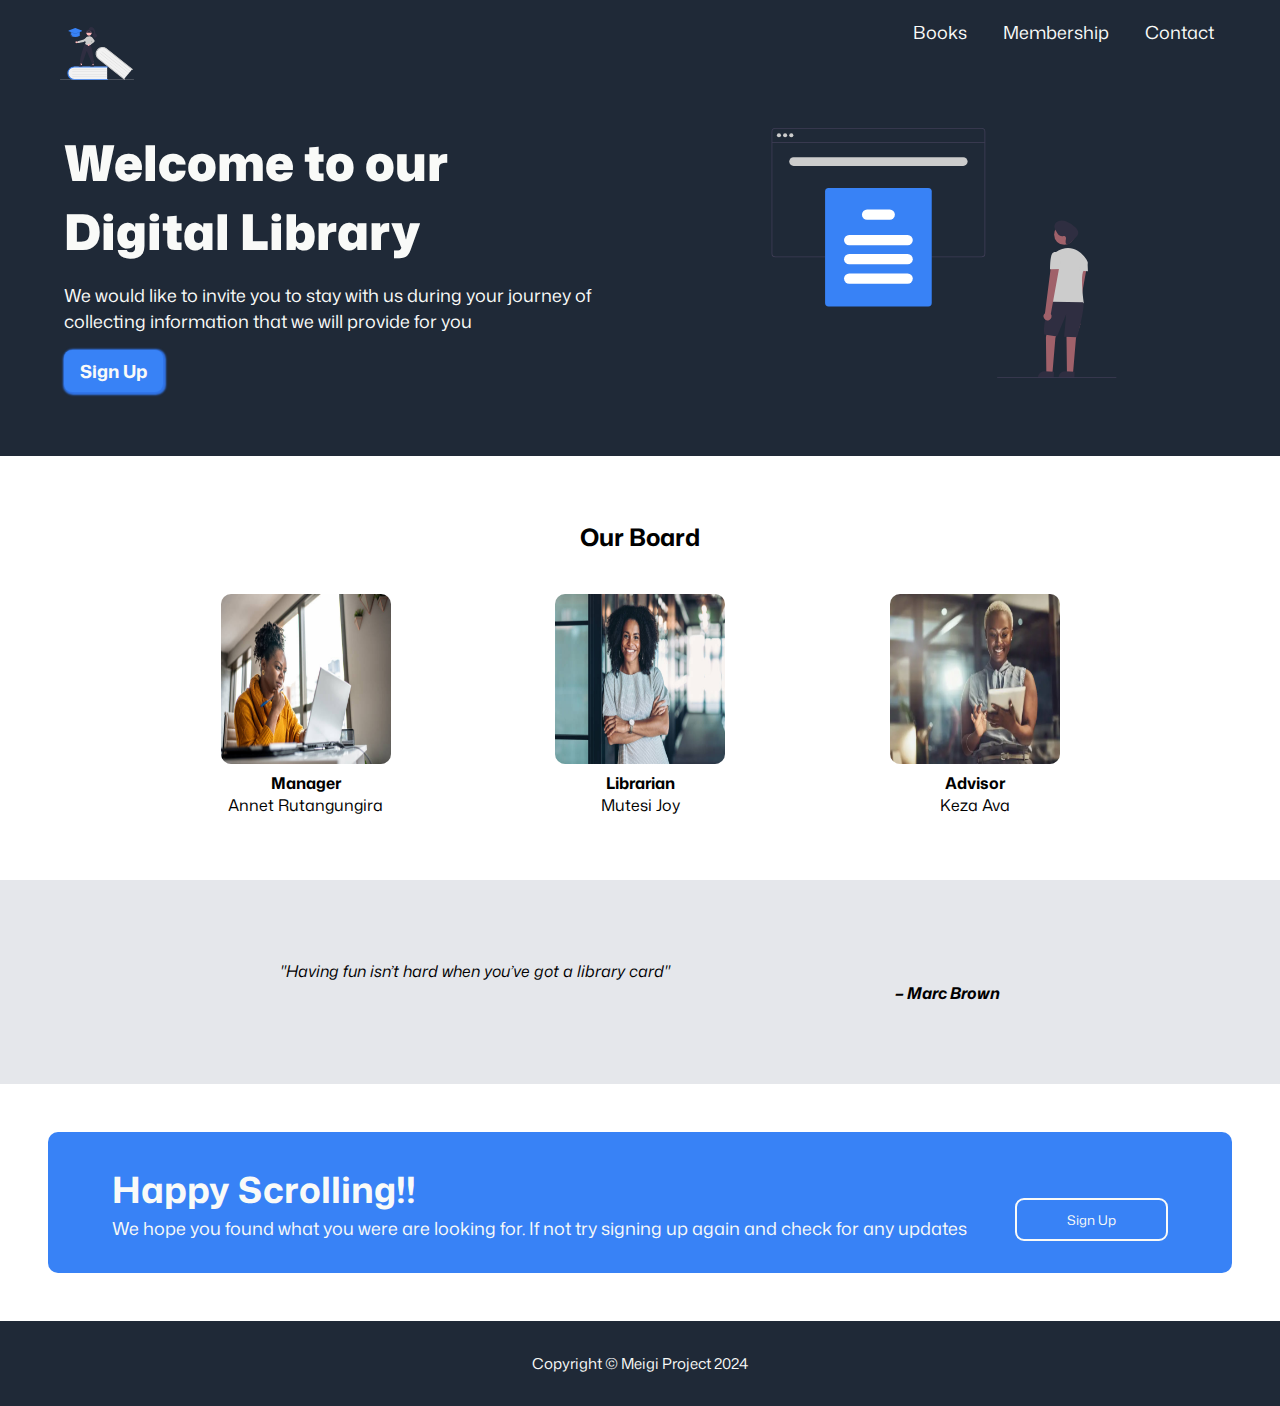
<file: Landing-Page/Assignemnt.html>
<!DOCTYPE html>
<html lang="en">
<head>
    <meta charset="UTF-8">
    <title>Assignment</title>
    <link rel="stylesheet" href="Assignment.css">
</head>
<body>
<div class="container">

<div class="header">
    <div class="logo">
        <img src="../images/logo.svg" alt="" width="10%" height="10%">
    </div>
    <div class="menu">
        <a href="#book">Books</a>
        <a href="#membership">Membership</a>
        <a href="#contact">Contact</a>
    </div>
</div>
    <div class="section--1">
        <div class="desc">
                <h2>Welcome to our Digital Library</h2>
            <p>
                We would like to invite you to stay with us during your
                journey of collecting information that we will provide for you
                </p>
            <button>Sign Up</button>
        </div>
        <div class="image">
            <img src="../images/lib.svg" alt="Section Image" width="100%" height="100%">
        </div>
    </div>
    <div class="section--2">
        <h2>Our Board</h2>
        <div class="card-container">
            <div class="card">
                <div class="rect">
                    <img src="../images/img-1.jpg" alt="" width="100%" height="100%">
                </div>
                <p>Manager</p>
                <span>Annet Rutangungira</span>
            </div>
            <div class="card">
                <div class="rect">
                    <img src="../images/img-2.jpg" alt="" width="100%" height="100%">
                </div>
                <p>Librarian</p>
                <span>Mutesi Joy</span>
            </div>
            <div class="card">
                <div class="rect">
                    <img src="../images/img-3.webp" alt="" width="100%" height="100%">
                </div>
                <p>Advisor</p>
                <span>Keza Ava</span>
            </div>
        </div>


    </div>
    <div class="section--3">
        <p>"Having fun isn’t hard when you’ve got a library card"
            <span>– Marc Brown</span>
        </p>

    </div>
    <div class="section--4">

            <div class="words">
            <h3>Happy Scrolling!!</h3>
            <p>We hope you found what you were are looking for. If not try signing up again and check for any updates</p>
            </div>
            <button>Sign Up</button>

    </div>
    <div class="section--5">
        <footer>
            <p>Copyright &copy; <span>Meigi Project 2024</span></p>
        </footer>
    </div>

</div>

</body>
</html>
</file>
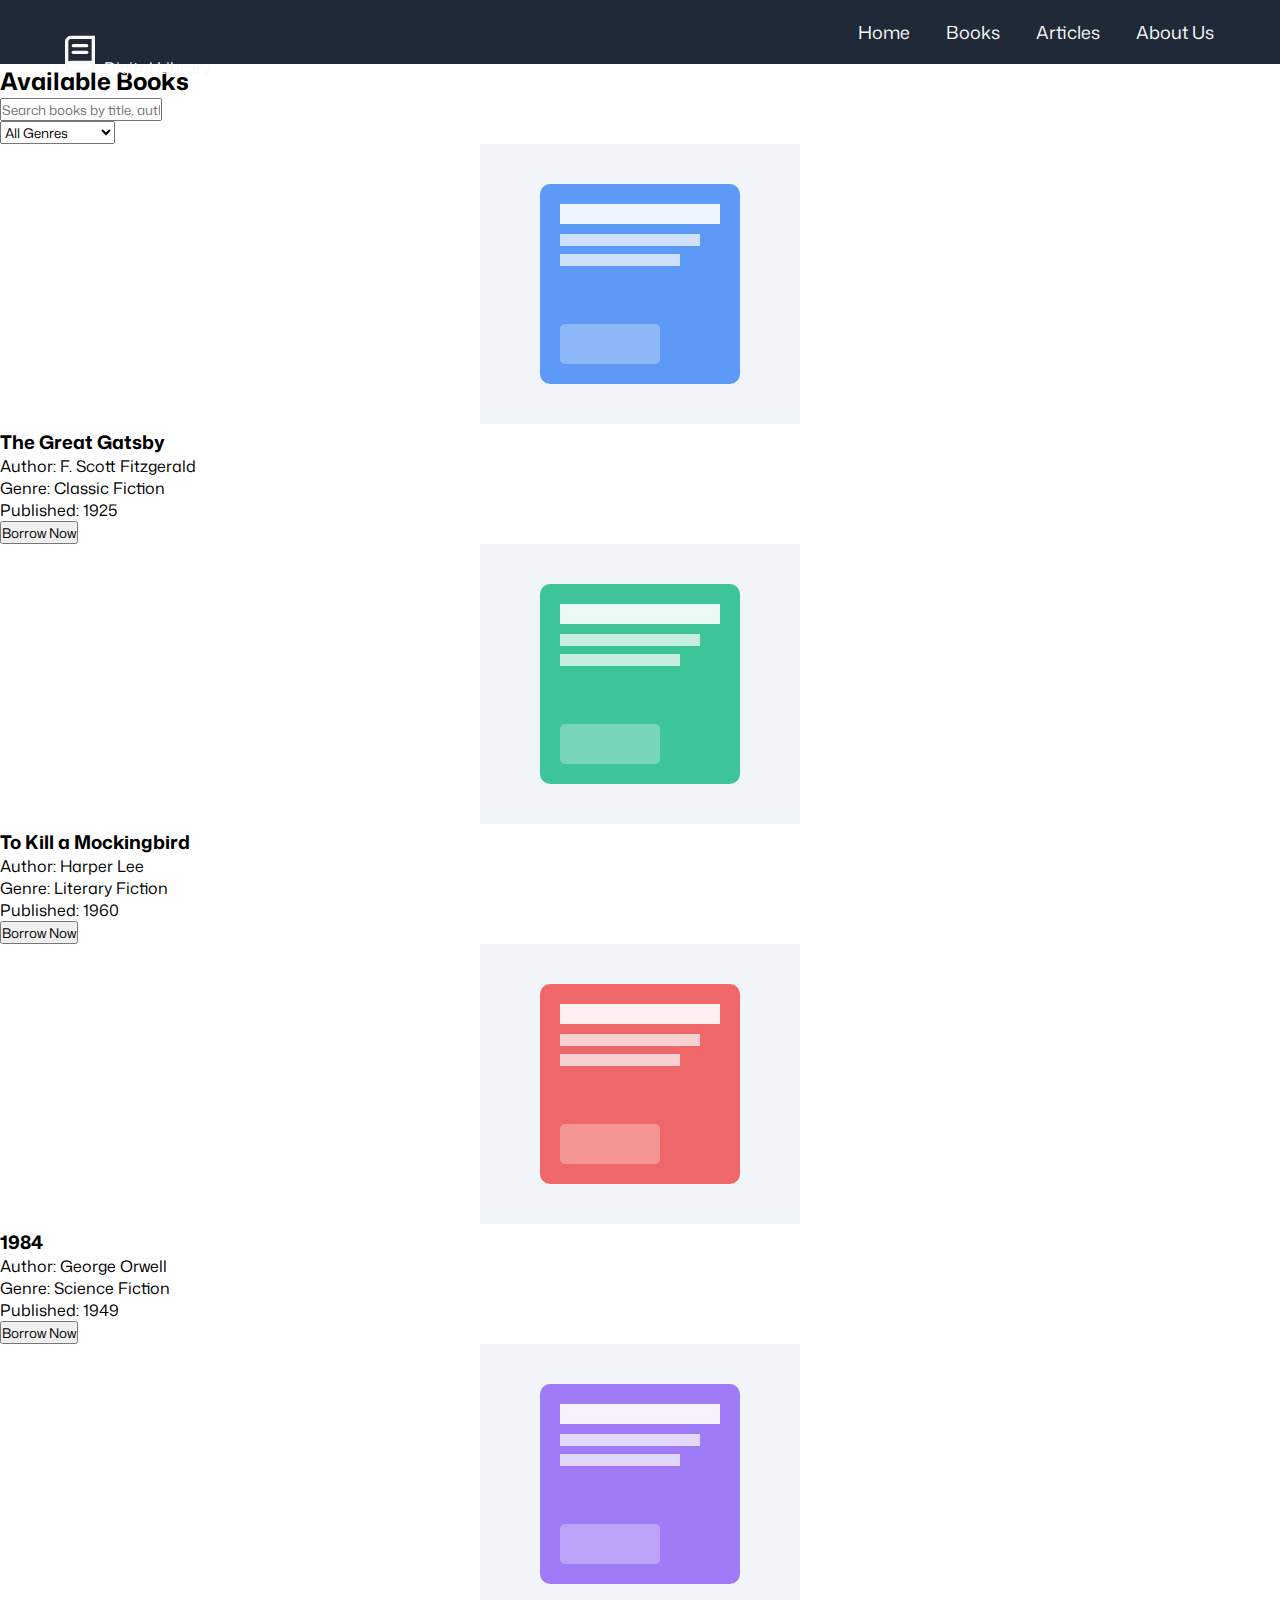
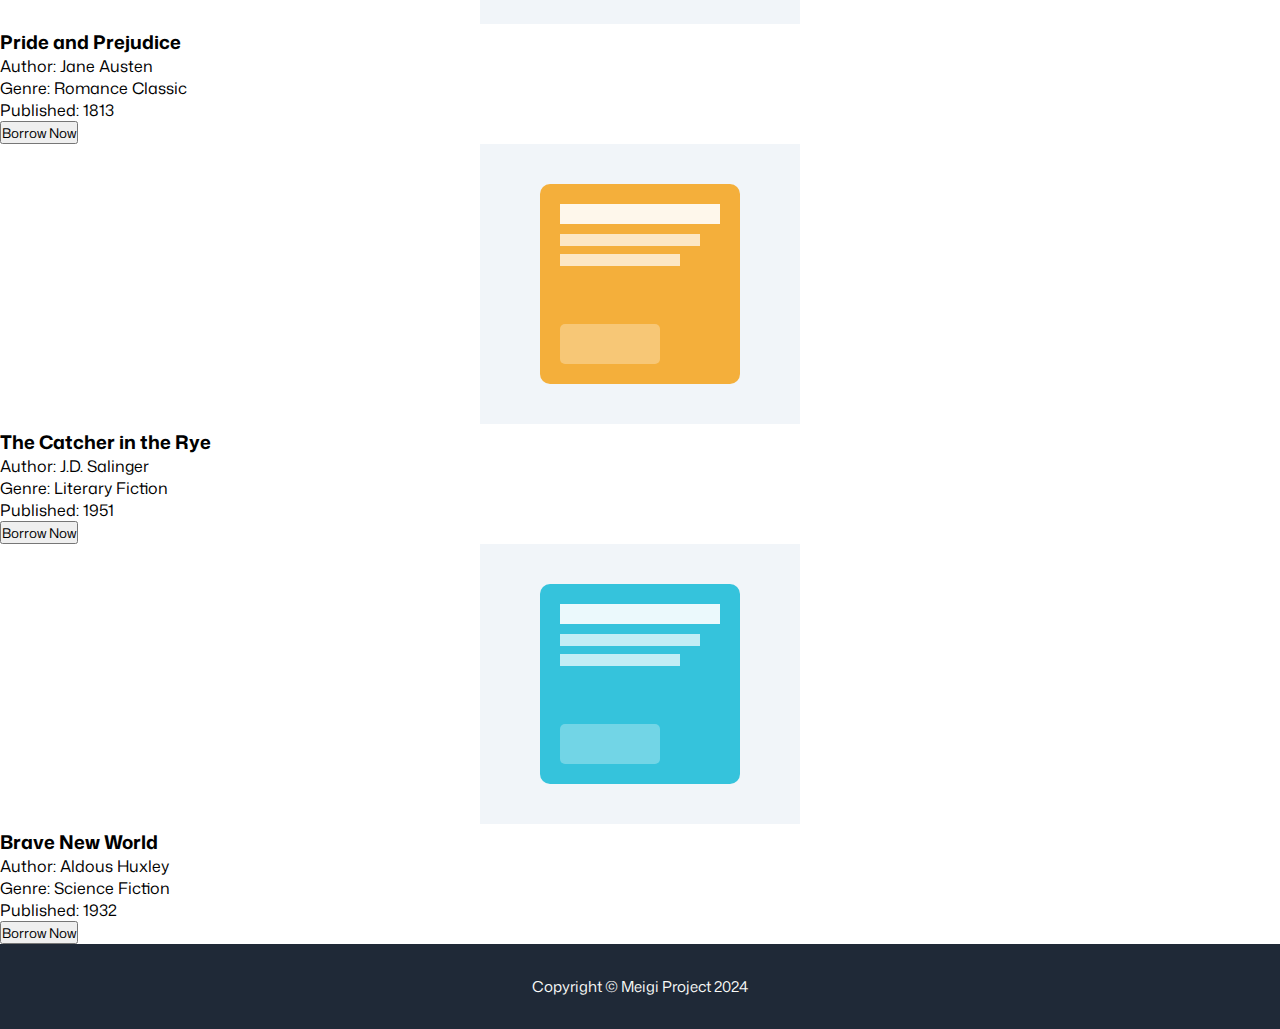
<file: Landing-Page/books.html>
<!DOCTYPE html>
<html lang="en">
<head>
    <meta charset="UTF-8">
    <meta name="viewport" content="width=device-width, initial-scale=1.0">
    <link rel="stylesheet" href="style.css">
    <title>Books - Digital Library UI</title>    
</head>
<body>
<div class="container">
    <div class="header">
        <div class="logo">
            <svg width="40" height="40" viewBox="0 0 24 24" fill="none" xmlns="http://www.w3.org/2000/svg">
                <path d="M4 19.5A2.5 2.5 0 0 1 6.5 17H20" stroke="#f9faf8" stroke-width="2" stroke-linecap="round"/>
                <path d="M6.5 2H20V22H6.5A2.5 2.5 0 0 1 4 19.5V4.5A2.5 2.5 0 0 1 6.5 2Z" stroke="#f9faf8" stroke-width="2" stroke-linecap="round"/>
                <path d="M8 7H16" stroke="#f9faf8" stroke-width="2" stroke-linecap="round"/>
                <path d="M8 11H16" stroke="#f9faf8" stroke-width="2" stroke-linecap="round"/>
            </svg>
            Digital Library
        </div>
        <div class="menu">
            <a href="index.html">Home</a>
            <a href="books.html">Books</a>
            <a href="articles.html">Articles</a>
            <a href="#contact">About Us</a>
        </div>
    </div>

    <div class="books-section">
        <h2>Available Books</h2>
        
        <div class="search-filter">
            <div class="search-box">
                <input type="text" placeholder="Search books by title, author, or genre...">
            </div>
            <select class="filter-select">
                <option value="">All Genres</option>
                <option value="fiction">Fiction</option>
                <option value="classic">Classic</option>
                <option value="science">Science Fiction</option>
                <option value="mystery">Mystery</option>
                <option value="romance">Romance</option>
            </select>
        </div>

        <div class="book-grid">
            <div class="book-card">
                <div class="book-image">
                    <svg width="100%" height="280" viewBox="0 0 320 280" fill="none" xmlns="http://www.w3.org/2000/svg">
                        <rect width="320" height="280" fill="#f1f5f9"/>
                        <rect x="60" y="40" width="200" height="200" rx="10" fill="#3882f6" opacity="0.8"/>
                        <rect x="80" y="60" width="160" height="20" fill="white" opacity="0.9"/>
                        <rect x="80" y="90" width="140" height="12" fill="white" opacity="0.7"/>
                        <rect x="80" y="110" width="120" height="12" fill="white" opacity="0.7"/>
                        <rect x="80" y="180" width="100" height="40" rx="5" fill="white" opacity="0.3"/>
                    </svg>
                </div>
                <div class="book-info">
                    <h3>The Great Gatsby</h3>
                    <p>Author: F. Scott Fitzgerald</p>
                    <p>Genre: Classic Fiction</p>
                    <p>Published: 1925</p>
                    <button class="borrow-btn">Borrow Now</button>
                </div>
            </div>

            <div class="book-card">
                <div class="book-image">
                    <svg width="100%" height="280" viewBox="0 0 320 280" fill="none" xmlns="http://www.w3.org/2000/svg">
                        <rect width="320" height="280" fill="#f1f5f9"/>
                        <rect x="60" y="40" width="200" height="200" rx="10" fill="#10b981" opacity="0.8"/>
                        <rect x="80" y="60" width="160" height="20" fill="white" opacity="0.9"/>
                        <rect x="80" y="90" width="140" height="12" fill="white" opacity="0.7"/>
                        <rect x="80" y="110" width="120" height="12" fill="white" opacity="0.7"/>
                        <rect x="80" y="180" width="100" height="40" rx="5" fill="white" opacity="0.3"/>
                    </svg>
                </div>
                <div class="book-info">
                    <h3>To Kill a Mockingbird</h3>
                    <p>Author: Harper Lee</p>
                    <p>Genre: Literary Fiction</p>
                    <p>Published: 1960</p>
                    <button class="borrow-btn">Borrow Now</button>
                </div>
            </div>

            <div class="book-card">
                <div class="book-image">
                    <svg width="100%" height="280" viewBox="0 0 320 280" fill="none" xmlns="http://www.w3.org/2000/svg">
                        <rect width="320" height="280" fill="#f1f5f9"/>
                        <rect x="60" y="40" width="200" height="200" rx="10" fill="#ef4444" opacity="0.8"/>
                        <rect x="80" y="60" width="160" height="20" fill="white" opacity="0.9"/>
                        <rect x="80" y="90" width="140" height="12" fill="white" opacity="0.7"/>
                        <rect x="80" y="110" width="120" height="12" fill="white" opacity="0.7"/>
                        <rect x="80" y="180" width="100" height="40" rx="5" fill="white" opacity="0.3"/>
                    </svg>
                </div>
                <div class="book-info">
                    <h3>1984</h3>
                    <p>Author: George Orwell</p>
                    <p>Genre: Science Fiction</p>
                    <p>Published: 1949</p>
                    <button class="borrow-btn">Borrow Now</button>
                </div>
            </div>

            <div class="book-card">
                <div class="book-image">
                    <svg width="100%" height="280" viewBox="0 0 320 280" fill="none" xmlns="http://www.w3.org/2000/svg">
                        <rect width="320" height="280" fill="#f1f5f9"/>
                        <rect x="60" y="40" width="200" height="200" rx="10" fill="#8b5cf6" opacity="0.8"/>
                        <rect x="80" y="60" width="160" height="20" fill="white" opacity="0.9"/>
                        <rect x="80" y="90" width="140" height="12" fill="white" opacity="0.7"/>
                        <rect x="80" y="110" width="120" height="12" fill="white" opacity="0.7"/>
                        <rect x="80" y="180" width="100" height="40" rx="5" fill="white" opacity="0.3"/>
                    </svg>
                </div>
                <div class="book-info">
                    <h3>Pride and Prejudice</h3>
                    <p>Author: Jane Austen</p>
                    <p>Genre: Romance Classic</p>
                    <p>Published: 1813</p>
                    <button class="borrow-btn">Borrow Now</button>
                </div>
            </div>

            <div class="book-card">
                <div class="book-image">
                    <svg width="100%" height="280" viewBox="0 0 320 280" fill="none" xmlns="http://www.w3.org/2000/svg">
                        <rect width="320" height="280" fill="#f1f5f9"/>
                        <rect x="60" y="40" width="200" height="200" rx="10" fill="#f59e0b" opacity="0.8"/>
                        <rect x="80" y="60" width="160" height="20" fill="white" opacity="0.9"/>
                        <rect x="80" y="90" width="140" height="12" fill="white" opacity="0.7"/>
                        <rect x="80" y="110" width="120" height="12" fill="white" opacity="0.7"/>
                        <rect x="80" y="180" width="100" height="40" rx="5" fill="white" opacity="0.3"/>
                    </svg>
                </div>
                <div class="book-info">
                    <h3>The Catcher in the Rye</h3>
                    <p>Author: J.D. Salinger</p>
                    <p>Genre: Literary Fiction</p>
                    <p>Published: 1951</p>
                    <button class="borrow-btn">Borrow Now</button>
                </div>
            </div>

            <div class="book-card">
                <div class="book-image">
                    <svg width="100%" height="280" viewBox="0 0 320 280" fill="none" xmlns="http://www.w3.org/2000/svg">
                        <rect width="320" height="280" fill="#f1f5f9"/>
                        <rect x="60" y="40" width="200" height="200" rx="10" fill="#06b6d4" opacity="0.8"/>
                        <rect x="80" y="60" width="160" height="20" fill="white" opacity="0.9"/>
                        <rect x="80" y="90" width="140" height="12" fill="white" opacity="0.7"/>
                        <rect x="80" y="110" width="120" height="12" fill="white" opacity="0.7"/>
                        <rect x="80" y="180" width="100" height="40" rx="5" fill="white" opacity="0.3"/>
                    </svg>
                </div>
                <div class="book-info">
                    <h3>Brave New World</h3>
                    <p>Author: Aldous Huxley</p>
                    <p>Genre: Science Fiction</p>
                    <p>Published: 1932</p>
                    <button class="borrow-btn">Borrow Now</button>
                </div>
            </div>
        </div>
    </div>

    <div class="section--5">
        <footer>
            <p>Copyright &copy; <span>Meigi Project 2024</span></p>
        </footer>
    </div>
</div>

<script>
    // Add interactive functionality
    document.addEventListener('DOMContentLoaded', function() {
        const searchInput = document.querySelector('.search-box input');
        const filterSelect = document.querySelector('.filter-select');
        const bookCards = document.querySelectorAll('.book-card');
        const borrowBtns = document.querySelectorAll('.borrow-btn');

        // Search functionality
        searchInput.addEventListener('input', function() {
            const searchTerm = this.value.toLowerCase();
            bookCards.forEach(card => {
                const title = card.querySelector('h3').textContent.toLowerCase();
                const author = card.querySelector('p').textContent.toLowerCase();
                const genre = card.querySelectorAll('p')[1].textContent.toLowerCase();
                
                if (title.includes(searchTerm) || author.includes(searchTerm) || genre.includes(searchTerm)) {
                    card.style.display = 'block';
                    card.style.animation = 'fadeInUp 0.5s ease-out';
                } else {
                    card.style.display = 'none';
                }
            });
        });

        // Filter functionality
        filterSelect.addEventListener('change', function() {
            const filterValue = this.value.toLowerCase();
            bookCards.forEach(card => {
                const genre = card.querySelectorAll('p')[1].textContent.toLowerCase();
                
                if (filterValue === '' || genre.includes(filterValue)) {
                    card.style.display = 'block';
                    card.style.animation = 'fadeInUp 0.5s ease-out';
                } else {
                    card.style.display = 'none';
                }
            });
        });

        // Borrow button functionality
        borrowBtns.forEach(btn => {
            btn.addEventListener('click', function() {
                const bookTitle = this.closest('.book-card').querySelector('h3').textContent;
                this.textContent = 'Borrowed!';
                this.style.background = 'linear-gradient(135deg, #10b981 0%, #34d399 100%)';
                
                setTimeout(() => {
                    this.textContent = 'Borrow Now';
                    this.style.background = 'linear-gradient(135deg, var(--button-action-color) 0%, #60a5fa 100%)';
                }, 2000);
            });
        });
    });
</script>
</body>
</html>
</file>
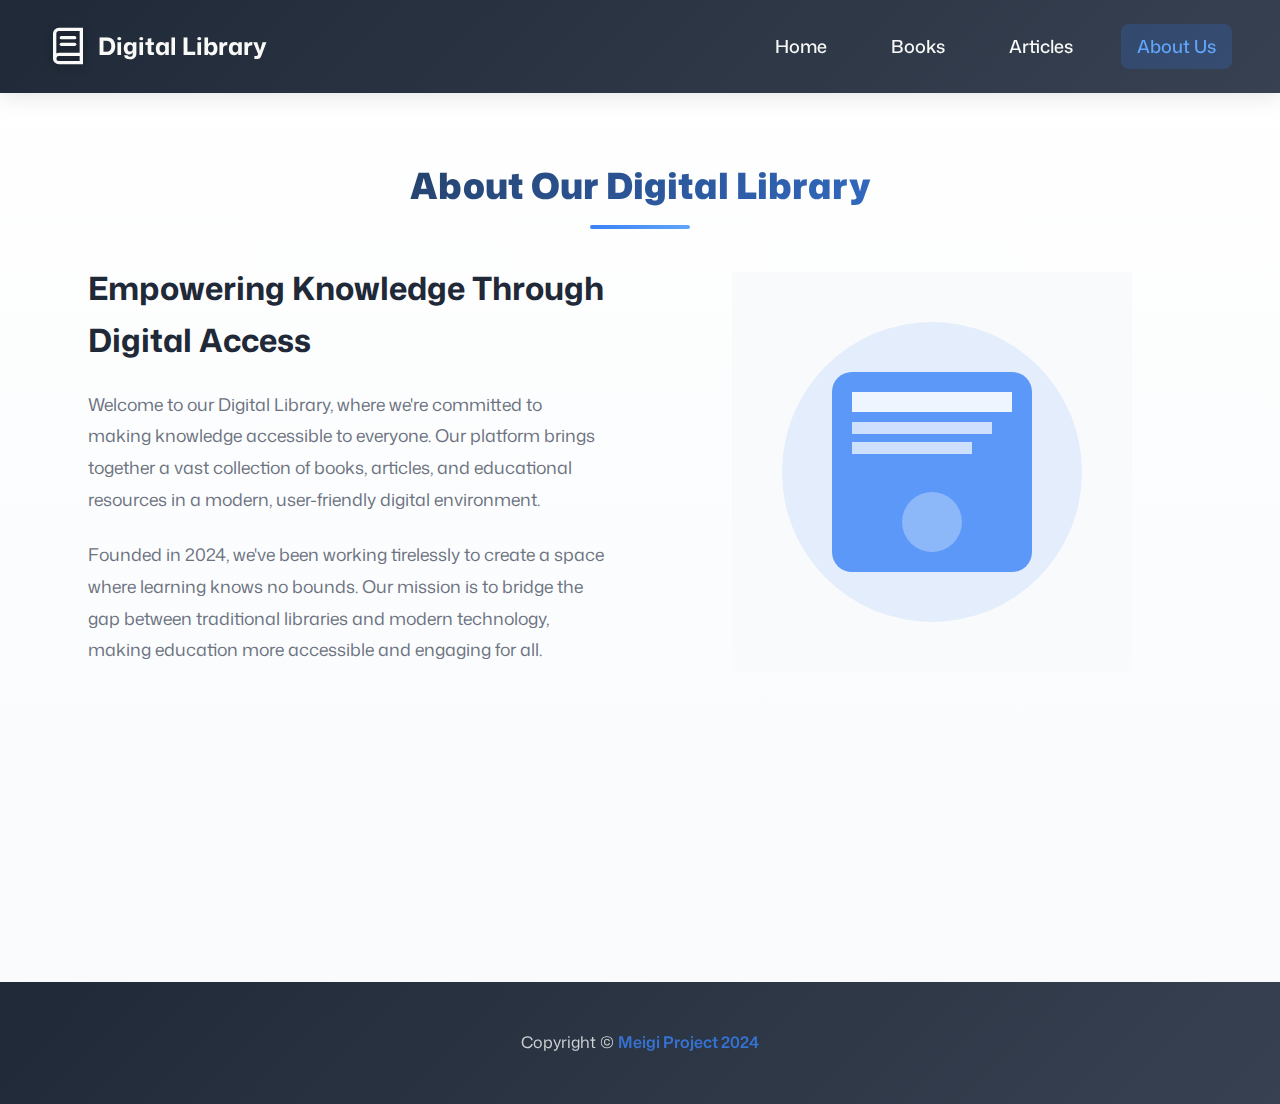
<file: pages/about.html>
<!DOCTYPE html>
<html lang="en">
<head>
    <meta charset="UTF-8">
    <meta name="viewport" content="width=device-width, initial-scale=1.0">
    <title>About Us - Digital Library UI</title>
    <style>
        @import url('https://fonts.googleapis.com/css2?family=Lato:ital,wght@0,100;0,300;0,400;0,700;0,900;1,100;1,300;1,400;1,700;1,900&family=Poppins:wght@400;500;600;700;800;900&display=swap');
        @import url('https://fonts.googleapis.com/css2?family=Mona+Sans:ital,wght@0,200..900;1,200..900&display=swap');

        :root {
            --font-used: "Mona Sans", sans-serif;
            --header-footer-bg-color: #1F2937;
            --header-main-text-font-size: 49px;
            --header-main-text-color: #f9faf8;
            --header-main-text-font-weight: 900;
            --secondary-text-font-size: 18px;
            --secondary-text-color: var(--header-main-text-color);
            --header-logo-text-size: 24px;
            --header-logo-text-color: var(--header-main-text-color);
            --button-action-color: #3882f6;
            --info-header-text-size: 36px;
            --info-header-text-color: #1f2937;
            --info-header-text-font-weight: 900;
            --quote-section-bg-color: #e5e7eb;
            --quote-section-text-color: #1f2937;
            --quote-section-text-font-style: italic;
        }

        * {
            padding: 0;
            margin: 0;
            box-sizing: border-box;
            font-family: var(--font-used);
        }

        html {
            scroll-behavior: smooth;
        }

        body {
            line-height: 1.6;
            overflow-x: hidden;
            background: linear-gradient(180deg, #ffffff 0%, #f8fafc 100%);
            min-height: 100vh;
        }

        /* Header Styling */
        .header {
            padding: 1.5rem 3rem;
            display: flex;
            justify-content: space-between;
            align-items: center;
            background: linear-gradient(135deg, var(--header-footer-bg-color) 0%, #374151 100%);
            color: var(--header-main-text-color);
            position: relative;
            box-shadow: 0 4px 20px rgba(0, 0, 0, 0.1);
            backdrop-filter: blur(10px);
        }

        .logo {
            display: flex;
            align-items: center;
            font-size: var(--header-logo-text-size);
            font-weight: 700;
            z-index: 2;
        }

        .logo svg {
            margin-right: 10px;
            filter: drop-shadow(0 2px 4px rgba(0, 0, 0, 0.3));
        }

        .menu {
            display: flex;
            gap: 2rem;
            z-index: 2;
        }

        .menu a {
            text-decoration: none;
            color: var(--secondary-text-color);
            font-size: var(--secondary-text-font-size);
            font-weight: 500;
            position: relative;
            padding: 0.5rem 1rem;
            border-radius: 8px;
            transition: all 0.3s cubic-bezier(0.4, 0, 0.2, 1);
        }

        .menu a::before {
            content: '';
            position: absolute;
            bottom: -2px;
            left: 50%;
            width: 0;
            height: 2px;
            background: linear-gradient(90deg, var(--button-action-color), #60a5fa);
            transition: all 0.3s cubic-bezier(0.4, 0, 0.2, 1);
            transform: translateX(-50%);
        }

        .menu a:hover::before {
            width: 80%;
        }

        .menu a:hover {
            background: rgba(255, 255, 255, 0.1);
            transform: translateY(-2px);
        }

        .menu a[href="about.html"] {
            background: rgba(56, 130, 246, 0.2);
            color: #60a5fa;
        }

        /* About Section */
        .about-section {
            padding: 4rem 3rem;
            max-width: 1200px;
            margin: 0 auto;
        }

        .about-section h2 {
            font-size: var(--info-header-text-size);
            font-weight: var(--info-header-text-font-weight);
            color: var(--info-header-text-color);
            text-align: center;
            margin-bottom: 3rem;
            position: relative;
            background: linear-gradient(135deg, var(--info-header-text-color) 0%, var(--button-action-color) 100%);
            -webkit-background-clip: text;
            -webkit-text-fill-color: transparent;
            background-clip: text;
        }

        .about-section h2::after {
            content: '';
            position: absolute;
            bottom: -15px;
            left: 50%;
            transform: translateX(-50%);
            width: 100px;
            height: 4px;
            background: linear-gradient(90deg, var(--button-action-color), #60a5fa);
            border-radius: 2px;
        }

        .about-content {
            display: grid;
            grid-template-columns: 1fr 1fr;
            gap: 4rem;
            align-items: center;
            margin-bottom: 4rem;
        }

        .about-text {
            animation: slideInLeft 1s ease-out;
        }

        @keyframes slideInLeft {
            from {
                opacity: 0;
                transform: translateX(-50px);
            }
            to {
                opacity: 1;
                transform: translateX(0);
            }
        }

        .about-text h3 {
            font-size: 2rem;
            color: var(--info-header-text-color);
            margin-bottom: 1.5rem;
        }

        .about-text p {
            color: #6b7280;
            margin-bottom: 1.5rem;
            font-size: 1.1rem;
            line-height: 1.8;
        }

        .about-image {
            position: relative;
            animation: slideInRight 1s ease-out 0.3s both;
        }

        @keyframes slideInRight {
            from {
                opacity: 0;
                transform: translateX(50px);
            }
            to {
                opacity: 1;
                transform: translateX(0);
            }
        }

        .stats-grid {
            display: grid;
            grid-template-columns: repeat(auto-fit, minmax(200px, 1fr));
            gap: 2rem;
            margin-top: 4rem;
        }

        .stat-card {
            background: white;
            padding: 2rem;
            border-radius: 20px;
            text-align: center;
            box-shadow: 0 10px 30px rgba(0, 0, 0, 0.1);
            transition: all 0.3s ease;
            animation: fadeInUp 0.6s ease-out forwards;
            opacity: 0;
            transform: translateY(30px);
        }

        .stat-card:nth-child(1) { animation-delay: 0.1s; }
        .stat-card:nth-child(2) { animation-delay: 0.2s; }
        .stat-card:nth-child(3) { animation-delay: 0.3s; }
        .stat-card:nth-child(4) { animation-delay: 0.4s; }

        @keyframes fadeInUp {
            to {
                opacity: 1;
                transform: translateY(0);
            }
        }

        .stat-card:hover {
            transform: translateY(-10px);
            box-shadow: 0 20px 40px rgba(0, 0, 0, 0.15);
        }

        .stat-number {
            font-size: 2.5rem;
            font-weight: 700;
            color: var(--button-action-color);
            margin-bottom: 0.5rem;
        }

        .stat-label {
            color: var(--info-header-text-color);
            font-weight: 600;
            font-size: 1.1rem;
        }

        /* Footer */
        .section--5 {
            background: linear-gradient(135deg, var(--header-footer-bg-color) 0%, #374151 100%);
            color: var(--header-main-text-color);
            padding: 3rem 2rem;
            text-align: center;
            margin-top: auto;
        }

        .section--5 footer p {
            font-size: 1rem;
            opacity: 0.8;
        }

        .section--5 span {
            color: var(--button-action-color);
            font-weight: 600;
        }

        /* Responsive Design */
        @media (max-width: 768px) {
            .header {
                flex-direction: column;
                gap: 1rem;
                padding: 1rem 2rem;
            }

            .menu {
                gap: 1rem;
            }

            .about-section {
                padding: 3rem 1.5rem;
            }

            .about-content {
                grid-template-columns: 1fr;
                gap: 2rem;
            }

            .about-image {
                order: -1;
            }
        }

        @media (max-width: 480px) {
            .menu a {
                font-size: 16px;
                padding: 0.3rem 0.5rem;
            }

            .about-section h2 {
                font-size: 2rem;
            }

            .about-text h3 {
                font-size: 1.5rem;
            }

            .stat-number {
                font-size: 2rem;
            }
        }
    </style>
</head>
<body>
<div class="container">
    <div class="header">
        <div class="logo">
            <svg width="40" height="40" viewBox="0 0 24 24" fill="none" xmlns="http://www.w3.org/2000/svg">
                <path d="M4 19.5A2.5 2.5 0 0 1 6.5 17H20" stroke="#f9faf8" stroke-width="2" stroke-linecap="round"/>
                <path d="M6.5 2H20V22H6.5A2.5 2.5 0 0 1 4 19.5V4.5A2.5 2.5 0 0 1 6.5 2Z" stroke="#f9faf8" stroke-width="2" stroke-linecap="round"/>
                <path d="M8 7H16" stroke="#f9faf8" stroke-width="2" stroke-linecap="round"/>
                <path d="M8 11H16" stroke="#f9faf8" stroke-width="2" stroke-linecap="round"/>
            </svg>
            Digital Library
        </div>
        <div class="menu">
               <a href="">Home</a>
            <a href="books.html">Books</a>
            <a href="articles.html">Articles</a>
            <a href="about.html">About Us</a>
        </div>
    </div>

    <div class="about-section">
        <h2>About Our Digital Library</h2>
        <div class="about-content">
            <div class="about-text">
                <h3>Empowering Knowledge Through Digital Access</h3>
                <p>
                    Welcome to our Digital Library, where we're committed to making knowledge accessible to everyone. 
                    Our platform brings together a vast collection of books, articles, and educational resources in a 
                    modern, user-friendly digital environment.
                </p>
                <p>
                    Founded in 2024, we've been working tirelessly to create a space where learning knows no bounds. 
                    Our mission is to bridge the gap between traditional libraries and modern technology, making 
                    education more accessible and engaging for all.
                </p>
            </div>
            <div class="about-image">
                <svg width="100%" height="400" viewBox="0 0 400 400" fill="none" xmlns="http://www.w3.org/2000/svg">
                    <rect width="400" height="400" fill="#f8fafc"/>
                    <circle cx="200" cy="200" r="150" fill="#3882f6" opacity="0.1"/>
                    <rect x="100" y="100" width="200" height="200" rx="20" fill="#3882f6" opacity="0.8"/>
                    <rect x="120" y="120" width="160" height="20" fill="white" opacity="0.9"/>
                    <rect x="120" y="150" width="140" height="12" fill="white" opacity="0.7"/>
                    <rect x="120" y="170" width="120" height="12" fill="white" opacity="0.7"/>
                    <circle cx="200" cy="250" r="30" fill="white" opacity="0.3"/>
                </svg>
            </div>
        </div>

        <div class="stats-grid">
            <div class="stat-card">
                <div class="stat-number">10,000+</div>
                <div class="stat-label">Digital Books</div>
            </div>
            <div class="stat-card">
                <div class="stat-number">5,000+</div>
                <div class="stat-label">Articles</div>
            </div>
            <div class="stat-card">
                <div class="stat-number">50,000+</div>
                <div class="stat-label">Active Users</div>
            </div>
            <div class="stat-card">
                <div class="stat-number">24/7</div>
                <div class="stat-label">Access</div>
            </div>
        </div>
    </div>

    <div class="section--5">
        <footer>
            <p>Copyright &copy; <span>Meigi Project 2024</span></p>
        </footer>
    </div>
</div>
</body>
</html>
</file>
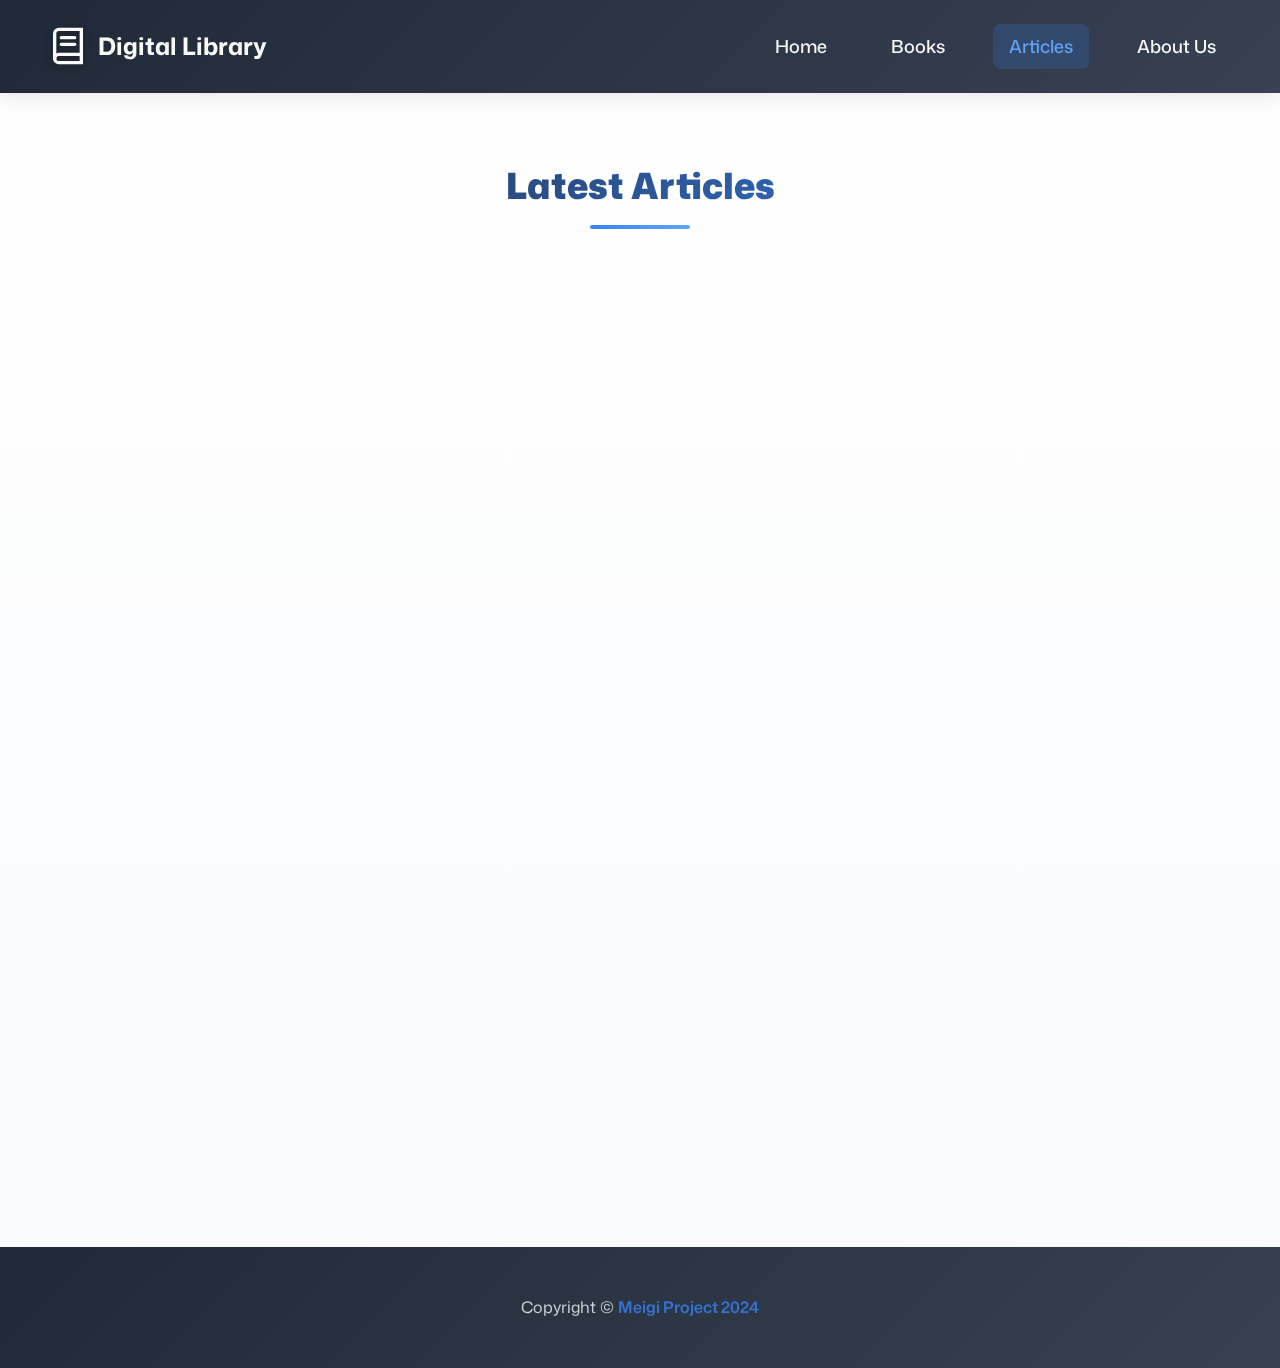
<file: pages/articles.html>
<!DOCTYPE html>
<html lang="en">
<head>
    <meta charset="UTF-8">
    <meta name="viewport" content="width=device-width, initial-scale=1.0">
    <title>Articles - Digital Library UI</title>
    <style>
        @import url('https://fonts.googleapis.com/css2?family=Lato:ital,wght@0,100;0,300;0,400;0,700;0,900;1,100;1,300;1,400;1,700;1,900&family=Poppins:wght@400;500;600;700;800;900&display=swap');
        @import url('https://fonts.googleapis.com/css2?family=Mona+Sans:ital,wght@0,200..900;1,200..900&display=swap');

        :root {
            --font-used: "Mona Sans", sans-serif;
            --header-footer-bg-color: #1F2937;
            --header-main-text-font-size: 49px;
            --header-main-text-color: #f9faf8;
            --header-main-text-font-weight: 900;
            --secondary-text-font-size: 18px;
            --secondary-text-color: var(--header-main-text-color);
            --header-logo-text-size: 24px;
            --header-logo-text-color: var(--header-main-text-color);
            --button-action-color: #3882f6;
            --info-header-text-size: 36px;
            --info-header-text-color: #1f2937;
            --info-header-text-font-weight: 900;
            --quote-section-bg-color: #e5e7eb;
            --quote-section-text-color: #1f2937;
            --quote-section-text-font-style: italic;
        }

        * {
            padding: 0;
            margin: 0;
            box-sizing: border-box;
            font-family: var(--font-used);
        }

        html {
            scroll-behavior: smooth;
        }

        body {
            line-height: 1.6;
            overflow-x: hidden;
            background: linear-gradient(180deg, #ffffff 0%, #f8fafc 100%);
            min-height: 100vh;
        }

        /* Header Styling */
        .header {
            padding: 1.5rem 3rem;
            display: flex;
            justify-content: space-between;
            align-items: center;
            background: linear-gradient(135deg, var(--header-footer-bg-color) 0%, #374151 100%);
            color: var(--header-main-text-color);
            position: relative;
            box-shadow: 0 4px 20px rgba(0, 0, 0, 0.1);
            backdrop-filter: blur(10px);
        }

        .logo {
            display: flex;
            align-items: center;
            font-size: var(--header-logo-text-size);
            font-weight: 700;
            z-index: 2;
        }

        .logo svg {
            margin-right: 10px;
            filter: drop-shadow(0 2px 4px rgba(0, 0, 0, 0.3));
        }

        .menu {
            display: flex;
            gap: 2rem;
            z-index: 2;
        }

        .menu a {
            text-decoration: none;
            color: var(--secondary-text-color);
            font-size: var(--secondary-text-font-size);
            font-weight: 500;
            position: relative;
            padding: 0.5rem 1rem;
            border-radius: 8px;
            transition: all 0.3s cubic-bezier(0.4, 0, 0.2, 1);
        }

        .menu a::before {
            content: '';
            position: absolute;
            bottom: -2px;
            left: 50%;
            width: 0;
            height: 2px;
            background: linear-gradient(90deg, var(--button-action-color), #60a5fa);
            transition: all 0.3s cubic-bezier(0.4, 0, 0.2, 1);
            transform: translateX(-50%);
        }

        .menu a:hover::before {
            width: 80%;
        }

        .menu a:hover {
            background: rgba(255, 255, 255, 0.1);
            transform: translateY(-2px);
        }

        .menu a[href="articles.html"] {
            background: rgba(56, 130, 246, 0.2);
            color: #60a5fa;
        }

        /* Articles Section */
        .articles-section {
            padding: 4rem 3rem;
            max-width: 1200px;
            margin: 0 auto;
        }

        .articles-section h2 {
            font-size: var(--info-header-text-size);
            font-weight: var(--info-header-text-font-weight);
            color: var(--info-header-text-color);
            text-align: center;
            margin-bottom: 3rem;
            position: relative;
            background: linear-gradient(135deg, var(--info-header-text-color) 0%, var(--button-action-color) 100%);
            -webkit-background-clip: text;
            -webkit-text-fill-color: transparent;
            background-clip: text;
        }

        .articles-section h2::after {
            content: '';
            position: absolute;
            bottom: -15px;
            left: 50%;
            transform: translateX(-50%);
            width: 100px;
            height: 4px;
            background: linear-gradient(90deg, var(--button-action-color), #60a5fa);
            border-radius: 2px;
        }

        .article-grid {
            display: grid;
            grid-template-columns: repeat(auto-fit, minmax(300px, 1fr));
            gap: 2rem;
            padding: 1rem;
        }

        .article-card {
            background: white;
            border-radius: 20px;
            padding: 2rem;
            box-shadow: 0 10px 30px rgba(0, 0, 0, 0.1);
            transition: all 0.3s cubic-bezier(0.4, 0, 0.2, 1);
            position: relative;
            overflow: hidden;
            animation: slideInUp 0.6s ease-out forwards;
            opacity: 0;
            transform: translateY(30px);
        }

        .article-card:nth-child(1) { animation-delay: 0.1s; }
        .article-card:nth-child(2) { animation-delay: 0.2s; }
        .article-card:nth-child(3) { animation-delay: 0.3s; }
        .article-card:nth-child(4) { animation-delay: 0.4s; }

        @keyframes slideInUp {
            to {
                opacity: 1;
                transform: translateY(0);
            }
        }

        .article-card::before {
            content: '';
            position: absolute;
            top: 0;
            left: 0;
            right: 0;
            height: 4px;
            background: linear-gradient(90deg, var(--button-action-color), #60a5fa);
            transform: scaleX(0);
            transition: transform 0.3s ease;
        }

        .article-card:hover {
            transform: translateY(-10px);
            box-shadow: 0 20px 40px rgba(0, 0, 0, 0.15);
        }

        .article-card:hover::before {
            transform: scaleX(1);
        }

        .article-card h3 {
            font-size: 1.5rem;
            font-weight: 700;
            color: var(--info-header-text-color);
            margin-bottom: 1rem;
        }

        .article-meta {
            color: var(--button-action-color);
            font-size: 0.9rem;
            font-weight: 600;
            margin-bottom: 1rem;
        }

        .article-excerpt {
            color: #6b7280;
            margin-bottom: 1.5rem;
            line-height: 1.6;
        }

        .read-more-btn {
            background: linear-gradient(135deg, var(--button-action-color) 0%, #60a5fa 100%);
            color: white;
            border: none;
            padding: 0.8rem 1.5rem;
            border-radius: 10px;
            font-weight: 600;
            cursor: pointer;
            transition: all 0.3s ease;
            position: relative;
            overflow: hidden;
        }

        .read-more-btn::before {
            content: '';
            position: absolute;
            top: 0;
            left: -100%;
            width: 100%;
            height: 100%;
            background: linear-gradient(90deg, transparent, rgba(255, 255, 255, 0.2), transparent);
            transition: left 0.6s;
        }

        .read-more-btn:hover::before {
            left: 100%;
        }

        .read-more-btn:hover {
            transform: translateY(-2px);
            box-shadow: 0 8px 25px rgba(56, 130, 246, 0.4);
        }

        /* Footer */
        .section--5 {
            background: linear-gradient(135deg, var(--header-footer-bg-color) 0%, #374151 100%);
            color: var(--header-main-text-color);
            padding: 3rem 2rem;
            text-align: center;
            margin-top: auto;
        }

        .section--5 footer p {
            font-size: 1rem;
            opacity: 0.8;
        }

        .section--5 span {
            color: var(--button-action-color);
            font-weight: 600;
        }

        /* Responsive Design */
        @media (max-width: 768px) {
            .header {
                flex-direction: column;
                gap: 1rem;
                padding: 1rem 2rem;
            }

            .menu {
                gap: 1rem;
            }

            .articles-section {
                padding: 3rem 1.5rem;
            }

            .article-grid {
                grid-template-columns: 1fr;
            }
        }

        @media (max-width: 480px) {
            .menu a {
                font-size: 16px;
                padding: 0.3rem 0.5rem;
            }

            .articles-section h2 {
                font-size: 2rem;
            }
        }
    </style>
</head>
<body>
<div class="container">
    <div class="header">
        <div class="logo">
            <svg width="40" height="40" viewBox="0 0 24 24" fill="none" xmlns="http://www.w3.org/2000/svg">
                <path d="M4 19.5A2.5 2.5 0 0 1 6.5 17H20" stroke="#f9faf8" stroke-width="2" stroke-linecap="round"/>
                <path d="M6.5 2H20V22H6.5A2.5 2.5 0 0 1 4 19.5V4.5A2.5 2.5 0 0 1 6.5 2Z" stroke="#f9faf8" stroke-width="2" stroke-linecap="round"/>
                <path d="M8 7H16" stroke="#f9faf8" stroke-width="2" stroke-linecap="round"/>
                <path d="M8 11H16" stroke="#f9faf8" stroke-width="2" stroke-linecap="round"/>
            </svg>
            Digital Library
        </div>
        <div class="menu">
             <a href="">Home</a>
            <a href="books.html">Books</a>
            <a href="articles.html">Articles</a>
            <a href="about.html">About Us</a>
        </div>
    </div>

    <div class="articles-section">
        <h2>Latest Articles</h2>
        <div class="article-grid">
            <div class="article-card">
                <h3>The Future of Digital Libraries</h3>
                <p class="article-meta">By John Smith | Published: June 15, 2025</p>
                <p class="article-excerpt">
                    Explore how digital libraries are transforming the way we access and share knowledge in the modern era. Learn about emerging technologies and trends shaping the future of digital learning.
                </p>
                <button class="read-more-btn">Read More</button>
            </div>

            <div class="article-card">
                <h3>Benefits of Online Reading</h3>
                <p class="article-meta">By Sarah Johnson | Published: June 14, 2025</p>
                <p class="article-excerpt">
                    Discover the advantages of digital reading and how it can enhance your learning experience. From accessibility to interactive features, digital reading offers unique benefits.
                </p>
                <button class="read-more-btn">Read More</button>
            </div>

            <div class="article-card">
                <h3>Digital Archives: Preserving History</h3>
                <p class="article-meta">By Michael Brown | Published: June 13, 2025</p>
                <p class="article-excerpt">
                    Learn about the importance of digital archives in preserving cultural heritage and historical documents. Explore how modern technology ensures the longevity of valuable information.
                </p>
                <button class="read-more-btn">Read More</button>
            </div>

            <div class="article-card">
                <h3>The Evolution of E-Learning</h3>
                <p class="article-meta">By Emily Chen | Published: June 12, 2025</p>
                <p class="article-excerpt">
                    Trace the journey of e-learning from its inception to current trends. Understand how digital libraries play a crucial role in modern education systems.
                </p>
                <button class="read-more-btn">Read More</button>
            </div>
        </div>
    </div>

    <div class="section--5">
        <footer>
            <p>Copyright &copy; <span>Meigi Project 2024</span></p>
        </footer>
    </div>
</div>

<script>
    document.addEventListener('DOMContentLoaded', function() {
        const readMoreBtns = document.querySelectorAll('.read-more-btn');
        
        readMoreBtns.forEach(btn => {
            btn.addEventListener('click', function() {
                const originalText = this.textContent;
                this.textContent = 'Coming Soon!';
                this.style.background = 'linear-gradient(135deg, #10b981 0%, #34d399 100%)';
                
                setTimeout(() => {
                    this.textContent = originalText;
                    this.style.background = 'linear-gradient(135deg, var(--button-action-color) 0%, #60a5fa 100%)';
                }, 2000);
            });
        });
    });
</script>
</body>
</html>
</file>
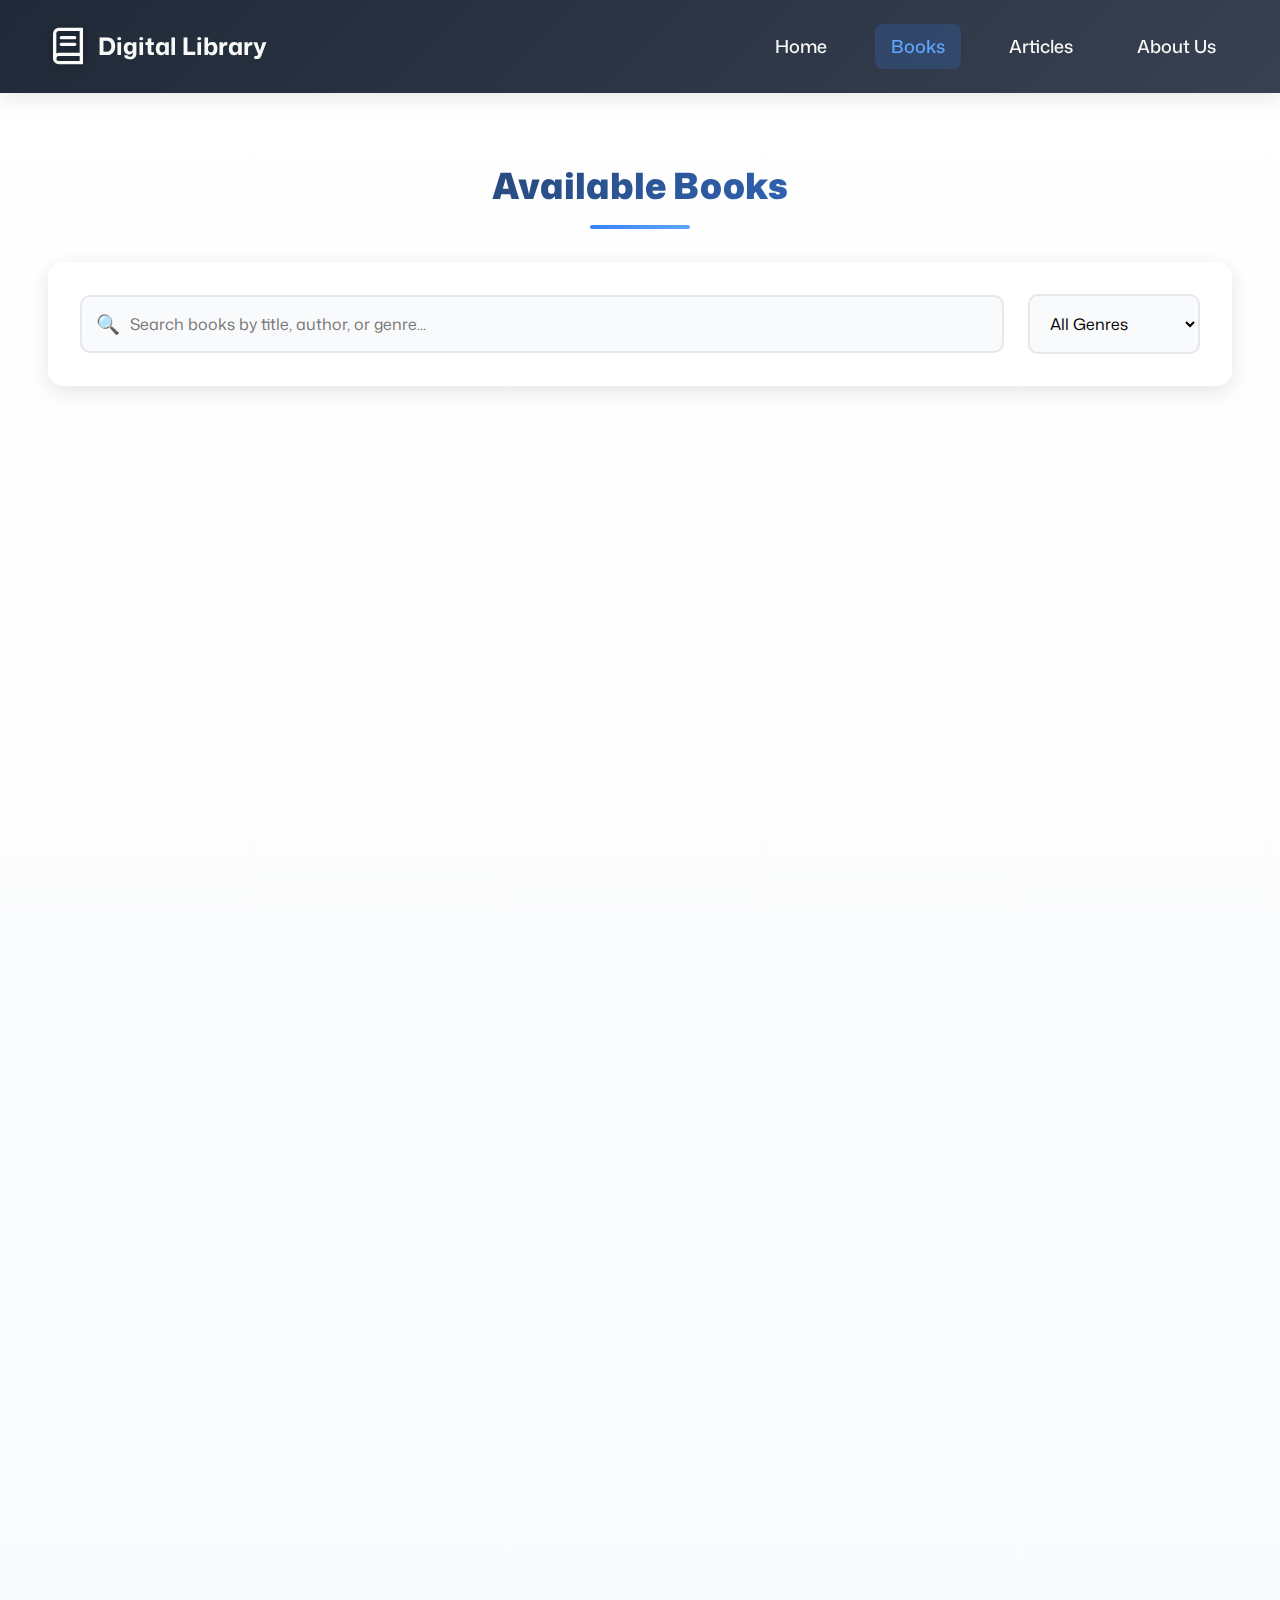
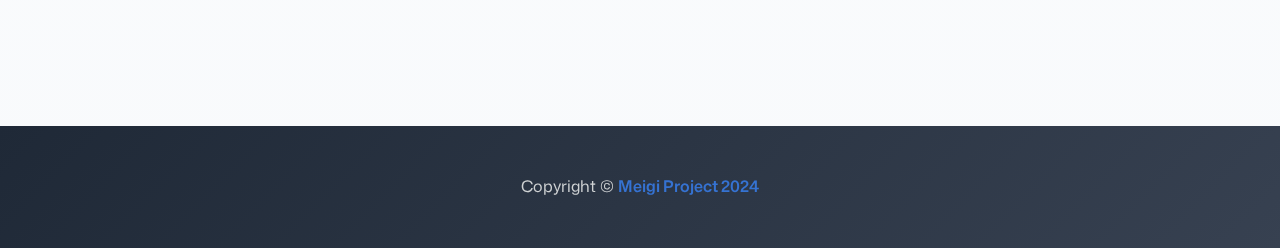
<file: pages/books.html>
<!DOCTYPE html>
<html lang="en">
<head>
    <meta charset="UTF-8">
    <meta name="viewport" content="width=device-width, initial-scale=1.0">
    <title>Books - Digital Library UI</title>
    <style>
        @import url('https://fonts.googleapis.com/css2?family=Lato:ital,wght@0,100;0,300;0,400;0,700;0,900;1,100;1,300;1,400;1,700;1,900&family=Poppins:wght@400;500;600;700;800;900&display=swap');
        @import url('https://fonts.googleapis.com/css2?family=Mona+Sans:ital,wght@0,200..900;1,200..900&display=swap');

        :root {
            --font-used: "Mona Sans", sans-serif;
            --header-footer-bg-color: #1F2937;
            --header-main-text-font-size: 49px;
            --header-main-text-color: #f9faf8;
            --header-main-text-font-weight: 900;
            --secondary-text-font-size: 18px;
            --secondary-text-color: var(--header-main-text-color);
            --header-logo-text-size: 24px;
            --header-logo-text-color: var(--header-main-text-color);
            --button-action-color: #3882f6;
            --info-header-text-size: 36px;
            --info-header-text-color: #1f2937;
            --info-header-text-font-weight: 900;
            --quote-section-bg-color: #e5e7eb;
            --quote-section-text-color: #1f2937;
            --quote-section-text-font-style: italic;
        }

        * {
            padding: 0;
            margin: 0;
            box-sizing: border-box;
            font-family: var(--font-used);
        }

        html {
            scroll-behavior: smooth;
        }

        body {
            line-height: 1.6;
            overflow-x: hidden;
            background: linear-gradient(180deg, #ffffff 0%, #f8fafc 100%);
            min-height: 100vh;
        }

        /* Header Styling */
        .header {
            padding: 1.5rem 3rem;
            display: flex;
            justify-content: space-between;
            align-items: center;
            background: linear-gradient(135deg, var(--header-footer-bg-color) 0%, #374151 100%);
            color: var(--header-main-text-color);
            position: relative;
            box-shadow: 0 4px 20px rgba(0, 0, 0, 0.1);
            backdrop-filter: blur(10px);
        }

        .header::before {
            content: '';
            position: absolute;
            top: 0;
            left: 0;
            right: 0;
            bottom: 0;
            background: url('data:image/svg+xml,<svg xmlns="http://www.w3.org/2000/svg" viewBox="0 0 100 100"><defs><pattern id="grain" width="100" height="100" patternUnits="userSpaceOnUse"><circle cx="25" cy="25" r="1" fill="%23ffffff" opacity="0.02"/><circle cx="75" cy="75" r="1" fill="%23ffffff" opacity="0.02"/><circle cx="50" cy="10" r="0.5" fill="%23ffffff" opacity="0.03"/></pattern></defs><rect width="100" height="100" fill="url(%23grain)"/></svg>');
            pointer-events: none;
        }

        .logo {
            display: flex;
            align-items: center;
            font-size: var(--header-logo-text-size);
            font-weight: 700;
            z-index: 2;
        }

        .logo svg {
            margin-right: 10px;
            filter: drop-shadow(0 2px 4px rgba(0, 0, 0, 0.3));
        }

        .menu {
            display: flex;
            gap: 2rem;
            z-index: 2;
        }

        .menu a {
            text-decoration: none;
            color: var(--secondary-text-color);
            font-size: var(--secondary-text-font-size);
            font-weight: 500;
            position: relative;
            padding: 0.5rem 1rem;
            border-radius: 8px;
            transition: all 0.3s cubic-bezier(0.4, 0, 0.2, 1);
        }

        .menu a::before {
            content: '';
            position: absolute;
            bottom: -2px;
            left: 50%;
            width: 0;
            height: 2px;
            background: linear-gradient(90deg, var(--button-action-color), #60a5fa);
            transition: all 0.3s cubic-bezier(0.4, 0, 0.2, 1);
            transform: translateX(-50%);
        }

        .menu a:hover::before {
            width: 80%;
        }

        .menu a:hover {
            background: rgba(255, 255, 255, 0.1);
            transform: translateY(-2px);
        }

        .menu a[href="books.html"] {
            background: rgba(56, 130, 246, 0.2);
            color: #60a5fa;
        }

        /* Books Section */
        .books-section {
            padding: 4rem 3rem;
            max-width: 1400px;
            margin: 0 auto;
            animation: fadeInUp 1s ease-out;
        }

        @keyframes fadeInUp {
            from {
                opacity: 0;
                transform: translateY(30px);
            }
            to {
                opacity: 1;
                transform: translateY(0);
            }
        }

        .books-section h2 {
            font-size: var(--info-header-text-size);
            font-weight: var(--info-header-text-font-weight);
            color: var(--info-header-text-color);
            text-align: center;
            margin-bottom: 3rem;
            position: relative;
            background: linear-gradient(135deg, var(--info-header-text-color) 0%, var(--button-action-color) 100%);
            -webkit-background-clip: text;
            -webkit-text-fill-color: transparent;
            background-clip: text;
        }

        .books-section h2::after {
            content: '';
            position: absolute;
            bottom: -15px;
            left: 50%;
            transform: translateX(-50%);
            width: 100px;
            height: 4px;
            background: linear-gradient(90deg, var(--button-action-color), #60a5fa);
            border-radius: 2px;
        }

        .book-grid {
            display: grid;
            grid-template-columns: repeat(auto-fit, minmax(320px, 1fr));
            gap: 2.5rem;
            margin-bottom: 4rem;
        }

        .book-card {
            background: white;
            border-radius: 20px;
            overflow: hidden;
            box-shadow: 0 10px 30px rgba(0, 0, 0, 0.1);
            transition: all 0.4s cubic-bezier(0.4, 0, 0.2, 1);
            position: relative;
            cursor: pointer;
            animation: slideInUp 0.6s ease-out forwards;
            opacity: 0;
            transform: translateY(30px);
        }

        .book-card:nth-child(1) { animation-delay: 0.1s; }
        .book-card:nth-child(2) { animation-delay: 0.2s; }
        .book-card:nth-child(3) { animation-delay: 0.3s; }
        .book-card:nth-child(4) { animation-delay: 0.4s; }
        .book-card:nth-child(5) { animation-delay: 0.5s; }
        .book-card:nth-child(6) { animation-delay: 0.6s; }

        @keyframes slideInUp {
            to {
                opacity: 1;
                transform: translateY(0);
            }
        }

        .book-card::before {
            content: '';
            position: absolute;
            top: 0;
            left: 0;
            right: 0;
            height: 4px;
            background: linear-gradient(90deg, var(--button-action-color), #60a5fa);
            transform: scaleX(0);
            transition: transform 0.3s ease;
        }

        .book-card:hover::before {
            transform: scaleX(1);
        }

        .book-card:hover {
            transform: translateY(-15px) scale(1.02);
            box-shadow: 0 25px 50px rgba(0, 0, 0, 0.15);
        }

        .book-image {
            height: 280px;
            overflow: hidden;
            position: relative;
            background: linear-gradient(135deg, #f1f5f9 0%, #e5e7eb 100%);
        }

        .book-image::before {
            content: '';
            position: absolute;
            top: 0;
            left: 0;
            right: 0;
            bottom: 0;
            background: linear-gradient(45deg, transparent 0%, rgba(56, 130, 246, 0.1) 50%, transparent 100%);
            opacity: 0;
            transition: opacity 0.3s ease;
        }

        .book-card:hover .book-image::before {
            opacity: 1;
        }

        .book-image svg {
            width: 100%;
            height: 100%;
            object-fit: cover;
            transition: transform 0.4s cubic-bezier(0.4, 0, 0.2, 1);
        }

        .book-card:hover .book-image svg {
            transform: scale(1.1);
        }

        .book-info {
            padding: 2rem;
            position: relative;
        }

        .book-info h3 {
            font-size: 1.5rem;
            font-weight: 700;
            color: var(--info-header-text-color);
            margin-bottom: 1rem;
            position: relative;
        }

        .book-info p {
            color: #6b7280;
            margin-bottom: 0.5rem;
            font-weight: 500;
        }

        .book-info p:first-of-type {
            color: var(--button-action-color);
            font-weight: 600;
        }

        .borrow-btn {
            background: linear-gradient(135deg, var(--button-action-color) 0%, #60a5fa 100%);
            color: white;
            border: none;
            padding: 0.8rem 1.5rem;
            border-radius: 10px;
            font-weight: 600;
            font-size: 0.9rem;
            cursor: pointer;
            margin-top: 1rem;
            transition: all 0.3s cubic-bezier(0.4, 0, 0.2, 1);
            box-shadow: 0 4px 15px rgba(56, 130, 246, 0.3);
            position: relative;
            overflow: hidden;
        }

        .borrow-btn::before {
            content: '';
            position: absolute;
            top: 0;
            left: -100%;
            width: 100%;
            height: 100%;
            background: linear-gradient(90deg, transparent, rgba(255, 255, 255, 0.2), transparent);
            transition: left 0.6s;
        }

        .borrow-btn:hover::before {
            left: 100%;
        }

        .borrow-btn:hover {
            transform: translateY(-2px);
            box-shadow: 0 8px 25px rgba(56, 130, 246, 0.4);
        }

        .borrow-btn:active {
            transform: translateY(0);
        }

        /* Search and Filter Section */
        .search-filter {
            background: white;
            padding: 2rem;
            border-radius: 15px;
            box-shadow: 0 5px 20px rgba(0, 0, 0, 0.1);
            margin-bottom: 3rem;
            display: flex;
            gap: 1.5rem;
            align-items: center;
            flex-wrap: wrap;
        }

        .search-box {
            flex: 1;
            min-width: 250px;
            position: relative;
        }

        .search-box input {
            width: 100%;
            padding: 1rem 1rem 1rem 3rem;
            border: 2px solid #e5e7eb;
            border-radius: 10px;
            font-size: 1rem;
            transition: all 0.3s ease;
            background: #f9fafb;
        }

        .search-box input:focus {
            outline: none;
            border-color: var(--button-action-color);
            background: white;
            box-shadow: 0 0 0 3px rgba(56, 130, 246, 0.1);
        }

        .search-box::before {
            content: '🔍';
            position: absolute;
            left: 1rem;
            top: 50%;
            transform: translateY(-50%);
            font-size: 1.2rem;
        }

        .filter-select {
            padding: 1rem;
            border: 2px solid #e5e7eb;
            border-radius: 10px;
            font-size: 1rem;
            background: #f9fafb;
            cursor: pointer;
            transition: all 0.3s ease;
        }

        .filter-select:focus {
            outline: none;
            border-color: var(--button-action-color);
            background: white;
        }

        /* Footer */
        .section--5 {
            background: linear-gradient(135deg, var(--header-footer-bg-color) 0%, #374151 100%);
            color: var(--header-main-text-color);
            padding: 3rem 2rem;
            text-align: center;
            margin-top: auto;
        }

        .section--5 footer p {
            font-size: 1rem;
            opacity: 0.8;
        }

        .section--5 span {
            color: var(--button-action-color);
            font-weight: 600;
        }

        /* Responsive Design */
        @media (max-width: 768px) {
            .header {
                flex-direction: column;
                gap: 1rem;
                padding: 1rem 2rem;
            }

            .menu {
                gap: 1rem;
            }

            .books-section {
                padding: 3rem 2rem;
            }

            .book-grid {
                grid-template-columns: 1fr;
                gap: 2rem;
            }

            .search-filter {
                flex-direction: column;
                align-items: stretch;
            }

            .search-box {
                min-width: auto;
            }
        }

        @media (max-width: 480px) {
            .menu a {
                font-size: 16px;
                padding: 0.3rem 0.5rem;
            }

            .books-section h2 {
                font-size: 2rem;
            }

            .book-card {
                margin: 0 1rem;
            }
        }
    </style>
</head>
<body>
<div class="container">
    <div class="header">
        <div class="logo">
            <svg width="40" height="40" viewBox="0 0 24 24" fill="none" xmlns="http://www.w3.org/2000/svg">
                <path d="M4 19.5A2.5 2.5 0 0 1 6.5 17H20" stroke="#f9faf8" stroke-width="2" stroke-linecap="round"/>
                <path d="M6.5 2H20V22H6.5A2.5 2.5 0 0 1 4 19.5V4.5A2.5 2.5 0 0 1 6.5 2Z" stroke="#f9faf8" stroke-width="2" stroke-linecap="round"/>
                <path d="M8 7H16" stroke="#f9faf8" stroke-width="2" stroke-linecap="round"/>
                <path d="M8 11H16" stroke="#f9faf8" stroke-width="2" stroke-linecap="round"/>
            </svg>
            Digital Library
        </div>
        <div class="menu">
            <a href="">Home</a>
            <a href="books.html">Books</a>
            <a href="articles.html">Articles</a>
            <a href="about.html">About Us</a>
        </div>
    </div>

    <div class="books-section">
        <h2>Available Books</h2>
        
        <div class="search-filter">
            <div class="search-box">
                <input type="text" placeholder="Search books by title, author, or genre...">
            </div>
            <select class="filter-select">
                <option value="">All Genres</option>
                <option value="fiction">Fiction</option>
                <option value="classic">Classic</option>
                <option value="science">Science Fiction</option>
                <option value="mystery">Mystery</option>
                <option value="romance">Romance</option>
            </select>
        </div>

        <div class="book-grid">
            <div class="book-card">
                <div class="book-image">
                    <svg width="100%" height="280" viewBox="0 0 320 280" fill="none" xmlns="http://www.w3.org/2000/svg">
                        <rect width="320" height="280" fill="#f1f5f9"/>
                        <rect x="60" y="40" width="200" height="200" rx="10" fill="#3882f6" opacity="0.8"/>
                        <rect x="80" y="60" width="160" height="20" fill="white" opacity="0.9"/>
                        <rect x="80" y="90" width="140" height="12" fill="white" opacity="0.7"/>
                        <rect x="80" y="110" width="120" height="12" fill="white" opacity="0.7"/>
                        <rect x="80" y="180" width="100" height="40" rx="5" fill="white" opacity="0.3"/>
                    </svg>
                </div>
                <div class="book-info">
                    <h3>The Great Gatsby</h3>
                    <p>Author: F. Scott Fitzgerald</p>
                    <p>Genre: Classic Fiction</p>
                    <p>Published: 1925</p>
                    <button class="borrow-btn">Borrow Now</button>
                </div>
            </div>

            <div class="book-card">
                <div class="book-image">
                    <svg width="100%" height="280" viewBox="0 0 320 280" fill="none" xmlns="http://www.w3.org/2000/svg">
                        <rect width="320" height="280" fill="#f1f5f9"/>
                        <rect x="60" y="40" width="200" height="200" rx="10" fill="#10b981" opacity="0.8"/>
                        <rect x="80" y="60" width="160" height="20" fill="white" opacity="0.9"/>
                        <rect x="80" y="90" width="140" height="12" fill="white" opacity="0.7"/>
                        <rect x="80" y="110" width="120" height="12" fill="white" opacity="0.7"/>
                        <rect x="80" y="180" width="100" height="40" rx="5" fill="white" opacity="0.3"/>
                    </svg>
                </div>
                <div class="book-info">
                    <h3>To Kill a Mockingbird</h3>
                    <p>Author: Harper Lee</p>
                    <p>Genre: Literary Fiction</p>
                    <p>Published: 1960</p>
                    <button class="borrow-btn">Borrow Now</button>
                </div>
            </div>

            <div class="book-card">
                <div class="book-image">
                    <svg width="100%" height="280" viewBox="0 0 320 280" fill="none" xmlns="http://www.w3.org/2000/svg">
                        <rect width="320" height="280" fill="#f1f5f9"/>
                        <rect x="60" y="40" width="200" height="200" rx="10" fill="#ef4444" opacity="0.8"/>
                        <rect x="80" y="60" width="160" height="20" fill="white" opacity="0.9"/>
                        <rect x="80" y="90" width="140" height="12" fill="white" opacity="0.7"/>
                        <rect x="80" y="110" width="120" height="12" fill="white" opacity="0.7"/>
                        <rect x="80" y="180" width="100" height="40" rx="5" fill="white" opacity="0.3"/>
                    </svg>
                </div>
                <div class="book-info">
                    <h3>1984</h3>
                    <p>Author: George Orwell</p>
                    <p>Genre: Science Fiction</p>
                    <p>Published: 1949</p>
                    <button class="borrow-btn">Borrow Now</button>
                </div>
            </div>

            <div class="book-card">
                <div class="book-image">
                    <svg width="100%" height="280" viewBox="0 0 320 280" fill="none" xmlns="http://www.w3.org/2000/svg">
                        <rect width="320" height="280" fill="#f1f5f9"/>
                        <rect x="60" y="40" width="200" height="200" rx="10" fill="#8b5cf6" opacity="0.8"/>
                        <rect x="80" y="60" width="160" height="20" fill="white" opacity="0.9"/>
                        <rect x="80" y="90" width="140" height="12" fill="white" opacity="0.7"/>
                        <rect x="80" y="110" width="120" height="12" fill="white" opacity="0.7"/>
                        <rect x="80" y="180" width="100" height="40" rx="5" fill="white" opacity="0.3"/>
                    </svg>
                </div>
                <div class="book-info">
                    <h3>Pride and Prejudice</h3>
                    <p>Author: Jane Austen</p>
                    <p>Genre: Romance Classic</p>
                    <p>Published: 1813</p>
                    <button class="borrow-btn">Borrow Now</button>
                </div>
            </div>

            <div class="book-card">
                <div class="book-image">
                    <svg width="100%" height="280" viewBox="0 0 320 280" fill="none" xmlns="http://www.w3.org/2000/svg">
                        <rect width="320" height="280" fill="#f1f5f9"/>
                        <rect x="60" y="40" width="200" height="200" rx="10" fill="#f59e0b" opacity="0.8"/>
                        <rect x="80" y="60" width="160" height="20" fill="white" opacity="0.9"/>
                        <rect x="80" y="90" width="140" height="12" fill="white" opacity="0.7"/>
                        <rect x="80" y="110" width="120" height="12" fill="white" opacity="0.7"/>
                        <rect x="80" y="180" width="100" height="40" rx="5" fill="white" opacity="0.3"/>
                    </svg>
                </div>
                <div class="book-info">
                    <h3>The Catcher in the Rye</h3>
                    <p>Author: J.D. Salinger</p>
                    <p>Genre: Literary Fiction</p>
                    <p>Published: 1951</p>
                    <button class="borrow-btn">Borrow Now</button>
                </div>
            </div>

            <div class="book-card">
                <div class="book-image">
                    <svg width="100%" height="280" viewBox="0 0 320 280" fill="none" xmlns="http://www.w3.org/2000/svg">
                        <rect width="320" height="280" fill="#f1f5f9"/>
                        <rect x="60" y="40" width="200" height="200" rx="10" fill="#06b6d4" opacity="0.8"/>
                        <rect x="80" y="60" width="160" height="20" fill="white" opacity="0.9"/>
                        <rect x="80" y="90" width="140" height="12" fill="white" opacity="0.7"/>
                        <rect x="80" y="110" width="120" height="12" fill="white" opacity="0.7"/>
                        <rect x="80" y="180" width="100" height="40" rx="5" fill="white" opacity="0.3"/>
                    </svg>
                </div>
                <div class="book-info">
                    <h3>Brave New World</h3>
                    <p>Author: Aldous Huxley</p>
                    <p>Genre: Science Fiction</p>
                    <p>Published: 1932</p>
                    <button class="borrow-btn">Borrow Now</button>
                </div>
            </div>
        </div>
    </div>

    <div class="section--5">
        <footer>
            <p>Copyright &copy; <span>Meigi Project 2024</span></p>
        </footer>
    </div>
</div>

<script>
    // Add interactive functionality
    document.addEventListener('DOMContentLoaded', function() {
        const searchInput = document.querySelector('.search-box input');
        const filterSelect = document.querySelector('.filter-select');
        const bookCards = document.querySelectorAll('.book-card');
        const borrowBtns = document.querySelectorAll('.borrow-btn');

        // Search functionality
        searchInput.addEventListener('input', function() {
            const searchTerm = this.value.toLowerCase();
            bookCards.forEach(card => {
                const title = card.querySelector('h3').textContent.toLowerCase();
                const author = card.querySelector('p').textContent.toLowerCase();
                const genre = card.querySelectorAll('p')[1].textContent.toLowerCase();
                
                if (title.includes(searchTerm) || author.includes(searchTerm) || genre.includes(searchTerm)) {
                    card.style.display = 'block';
                    card.style.animation = 'fadeInUp 0.5s ease-out';
                } else {
                    card.style.display = 'none';
                }
            });
        });

        // Filter functionality
        filterSelect.addEventListener('change', function() {
            const filterValue = this.value.toLowerCase();
            bookCards.forEach(card => {
                const genre = card.querySelectorAll('p')[1].textContent.toLowerCase();
                
                if (filterValue === '' || genre.includes(filterValue)) {
                    card.style.display = 'block';
                    card.style.animation = 'fadeInUp 0.5s ease-out';
                } else {
                    card.style.display = 'none';
                }
            });
        });

        // Borrow button functionality
        borrowBtns.forEach(btn => {
            btn.addEventListener('click', function() {
                const bookTitle = this.closest('.book-card').querySelector('h3').textContent;
                this.textContent = 'Borrowed!';
                this.style.background = 'linear-gradient(135deg, #10b981 0%, #34d399 100%)';
                
                setTimeout(() => {
                    this.textContent = 'Borrow Now';
                    this.style.background = 'linear-gradient(135deg, var(--button-action-color) 0%, #60a5fa 100%)';
                }, 2000);
            });
        });
    });
</script>
</body>
</html>
</file>
<file: Landing-Page/style.css>
@import url('https://fonts.googleapis.com/css2?family=Lato:ital,wght@0,100;0,300;0,400;0,700;0,900;1,100;1,300;1,400;1,700;1,900&family=Poppins:wght@400;500;600;700;800;900&display=swap');
@import url('https://fonts.googleapis.com/css2?family=Mona+Sans:ital,wght@0,200..900;1,200..900&display=swap');

:root {
    --font-used:"Mona Sans", sans-serif;
    --header-footer-bg-color:#1F2937;
    --header-main-text-font-size:49px;
    --header-main-text-color:#f9faf8;
    --header-main-text-font-weight:900;
    --secondary-text-font-size:18px;
    --secondary-text-color:var(--header-main-text-color);
    --header-logo-text-size:24px;
    --header-logo-text-color:var(--header-main-text-color);
    --button-action-color:#3882f6;
    --info-header-text-size:36px;
    --info-header-text-color:#1f2937;
    --info-header-text-font-weight:900;
    --quote-section-bg-color:#e5e7eb;
    --quote-section-text-color:#1f2937;
    --quote-section-text-font-style:italic;

}

*{
    padding: 0;
    margin: 0;
    box-sizing: border-box;
    font-family: var(--font-used);
}
html{
    scroll-behavior: smooth;
}
/*.container{*/
/*    max-width: 100%;*/
/*    margin: 0 auto;*/
/*    padding: 0 0;*/
/*    box-sizing: border-box;*/
/*}*/
.header,.section--1, .section--2, .section--3, .section--4,.section--5 {
    padding-left: 30px;
    padding-right: 30px;
}
.header {
    padding: 2rem 3rem;
    display: flex;
    align-items: center;
    background-color: var(--header-footer-bg-color);
    color: var(--header-main-text-color);

    a {
        text-decoration: none;
        color: var(--secondary-text-color);
        font-size: var(--secondary-text-font-size);
        margin: 0 1rem;
    }
    a:hover{
        /*text-underline: white;*/
        text-decoration: underline;
        transition-duration: 1s;
        transition: ease-in 0.1s;
        border-spacing: 1rem;
    }

    .menu {
        position: absolute;
        right: 50px;
    }

    .logo {
        padding-top: 3rem;
        position: absolute;
        left: 60px;
    }
}
.section--1 {
    background-color: var(--header-footer-bg-color);
    color: var(--header-main-text-color);
    display: grid;
    grid-template-columns: repeat(2, 1fr);
    padding: 4rem;
    gap: 4rem;

    .image {
        /*border: 1px solid var(--header-main-text-color);*/
        width: 100%; /* Makes sure the image scales within the grid cell */
        /*max-width: 200px; !* Limits the maximum width of the image *!*/
        object-fit: contain;
        height: 250px;
    }

    .desc {
        display: flex;
        flex-direction: column;
        gap: 1rem;
        max-width: 100%;

        h2 {
            font-size: var(--header-main-text-font-size);
            font-weight: var(--header-main-text-font-weight);
        }

        p {
            font-size: var(--secondary-text-font-size);
        }

        button {
            background-color: var(--button-action-color);
            color: var(--header-main-text-color);
            padding: .5rem 1rem;
            border: none;
            cursor: pointer;
            outline: none;
            border-radius: 0.5rem;
            align-self: flex-start;
            font-size: var(--secondary-text-font-size);
            font-weight: bold;
            box-shadow: 1px 1px 2px 2px #3175ea;
        }
        button:hover,button:focus {
                box-shadow: 1px 1px 2px 2px #f1f1f1;
            background-color: white;
                color: var(--header-footer-bg-color);
            transition: ease;

        }
    }
}
.section--2{
    /*display: grid;*/
    padding: 4rem;
    gap: 2rem;
    display: flex;
    flex-direction: column;
    h2{
        display: flex;
        justify-content: center;
        align-items: center;
    }
    .card-container {
        display: flex;
        justify-content: space-evenly;
        .card {
            display: flex;
            flex-direction: column;
            justify-content: center;
            align-items: center;
            .rect {
                /*border: 3px solid var(--button-action-color);*/
                width: 170px;
                height: 170px;

                margin: .5rem;
                img{
                    border-radius: 10px;
                }
            }
            p{
                font-weight: bold;
            }
        }

    }
}
.section--3{
    background-color: var(--quote-section-bg-color);
    padding: 5rem 5rem;
    /*display: flex;*/
    /*flex-direction: column;*/
    /*justify-content: space-between;*/
    /*align-items: center;*/
    p{
        display: flex;
        flex-direction: column;
        justify-content: center;
        font-size: var(--quote-section-text-color);
        font-style: var(--quote-section-text-font-style);
        padding-left: 200px;
        padding-right: 200px;
        span{
            font-weight: bold;
            align-self: flex-end;
        }
    }

}
.section--4{
    padding: 2rem 4rem;
    display: flex;
    justify-content: space-between;
    align-items: center;
    background-color: var(--button-action-color);
    color: var(--header-main-text-color);
    border: none;
    border-radius: 10px;
    margin: 3rem;
    gap: 3rem;
    place-content: center;
    .words {

        h3 {
            font-size: var(--info-header-text-size);
        }

        p {
            font-size: var(--secondary-text-font-size);
        }
    }

    button{
        border: 2px solid var(--header-main-text-color);
        background-color: transparent;
        color: var(--header-main-text-color);
        border-radius: 9px;
        /*width: 200px;*/
        /*height: 50px;*/
        padding: 10px 50px;
        align-self: flex-end;
        cursor: pointer;
    }
    button:hover{
        background-color: white;
        color: var(--button-action-color);
    }
}
.section--5{
    background-color: var(--header-footer-bg-color);
    color: var(--header-main-text-color);
    display: flex;
    justify-content: center;
    align-items: center;
    padding: 2rem;
    font-size: 15px;
}
</file>
<file: Landing-Page/Assignment.css>
@import url('https://fonts.googleapis.com/css2?family=Lato:ital,wght@0,100;0,300;0,400;0,700;0,900;1,100;1,300;1,400;1,700;1,900&family=Poppins:wght@400;500;600;700;800;900&display=swap');
@import url('https://fonts.googleapis.com/css2?family=Mona+Sans:ital,wght@0,200..900;1,200..900&display=swap');

:root {
    --font-used:"Mona Sans", sans-serif;
    --header-footer-bg-color:#1F2937;
    --header-main-text-font-size:49px;
    --header-main-text-color:#f9faf8;
    --header-main-text-font-weight:900;
    --secondary-text-font-size:18px;
    --secondary-text-color:var(--header-main-text-color);
    --header-logo-text-size:24px;
    --header-logo-text-color:var(--header-main-text-color);
    --button-action-color:#3882f6;
    --info-header-text-size:36px;
    --info-header-text-color:#1f2937;
    --info-header-text-font-weight:900;
    --quote-section-bg-color:#e5e7eb;
    --quote-section-text-color:#1f2937;
    --quote-section-text-font-style:italic;

}

*{
    padding: 0;
    margin: 0;
    box-sizing: border-box;
    font-family: var(--font-used);
}
html{
    scroll-behavior: smooth;
}
/*.container{*/
/*    max-width: 100%;*/
/*    margin: 0 auto;*/
/*    padding: 0 0;*/
/*    box-sizing: border-box;*/
/*}*/
.header,.section--1, .section--2, .section--3, .section--4,.section--5 {
    padding-left: 30px;
    padding-right: 30px;
}
.header {
    padding: 2rem 3rem;
    display: flex;
    align-items: center;
    background-color: var(--header-footer-bg-color);
    color: var(--header-main-text-color);

    a {
        text-decoration: none;
        color: var(--secondary-text-color);
        font-size: var(--secondary-text-font-size);
        margin: 0 1rem;
    }
    a:hover{
        /*text-underline: white;*/
        text-decoration: underline;
        transition-duration: 1s;
        transition: ease-in 0.1s;
        border-spacing: 1rem;
    }

    .menu {
        position: absolute;
        right: 50px;
    }

    .logo {
        padding-top: 3rem;
        position: absolute;
        left: 60px;
    }
}
.section--1 {
    background-color: var(--header-footer-bg-color);
    color: var(--header-main-text-color);
    display: grid;
    grid-template-columns: repeat(2, 1fr);
    padding: 4rem;
    gap: 4rem;

    .image {
        /*border: 1px solid var(--header-main-text-color);*/
        width: 100%; /* Makes sure the image scales within the grid cell */
        /*max-width: 200px; !* Limits the maximum width of the image *!*/
        object-fit: contain;
        height: 250px;
    }

    .desc {
        display: flex;
        flex-direction: column;
        gap: 1rem;
        max-width: 100%;

        h2 {
            font-size: var(--header-main-text-font-size);
            font-weight: var(--header-main-text-font-weight);
        }

        p {
            font-size: var(--secondary-text-font-size);
        }

        button {
            background-color: var(--button-action-color);
            color: var(--header-main-text-color);
            padding: .5rem 1rem;
            border: none;
            cursor: pointer;
            outline: none;
            border-radius: 0.5rem;
            align-self: flex-start;
            font-size: var(--secondary-text-font-size);
            font-weight: bold;
            box-shadow: 1px 1px 2px 2px #3175ea;
        }
        button:hover,button:focus {
                box-shadow: 1px 1px 2px 2px #f1f1f1;
            background-color: white;
                color: var(--header-footer-bg-color);
            transition: ease;

        }
    }
}
.section--2{
    /*display: grid;*/
    padding: 4rem;
    gap: 2rem;
    display: flex;
    flex-direction: column;
    h2{
        display: flex;
        justify-content: center;
        align-items: center;
    }
    .card-container {
        display: flex;
        justify-content: space-evenly;
        .card {
            display: flex;
            flex-direction: column;
            justify-content: center;
            align-items: center;
            .rect {
                /*border: 3px solid var(--button-action-color);*/
                width: 170px;
                height: 170px;

                margin: .5rem;
                img{
                    border-radius: 10px;
                }
            }
            p{
                font-weight: bold;
            }
        }

    }
}
.section--3{
    background-color: var(--quote-section-bg-color);
    padding: 5rem 5rem;
    /*display: flex;*/
    /*flex-direction: column;*/
    /*justify-content: space-between;*/
    /*align-items: center;*/
    p{
        display: flex;
        flex-direction: column;
        justify-content: center;
        font-size: var(--quote-section-text-color);
        font-style: var(--quote-section-text-font-style);
        padding-left: 200px;
        padding-right: 200px;
        span{
            font-weight: bold;
            align-self: flex-end;
        }
    }

}
.section--4{
    padding: 2rem 4rem;
    display: flex;
    justify-content: space-between;
    align-items: center;
    background-color: var(--button-action-color);
    color: var(--header-main-text-color);
    border: none;
    border-radius: 10px;
    margin: 3rem;
    gap: 3rem;
    place-content: center;
    .words {

        h3 {
            font-size: var(--info-header-text-size);
        }

        p {
            font-size: var(--secondary-text-font-size);
        }
    }

    button{
        border: 2px solid var(--header-main-text-color);
        background-color: transparent;
        color: var(--header-main-text-color);
        border-radius: 9px;
        /*width: 200px;*/
        /*height: 50px;*/
        padding: 10px 50px;
        align-self: flex-end;
        cursor: pointer;
    }
    button:hover{
        background-color: white;
        color: var(--button-action-color);
    }
}
.section--5{
    background-color: var(--header-footer-bg-color);
    color: var(--header-main-text-color);
    display: flex;
    justify-content: center;
    align-items: center;
    padding: 2rem;
    font-size: 15px;
}
</file>
